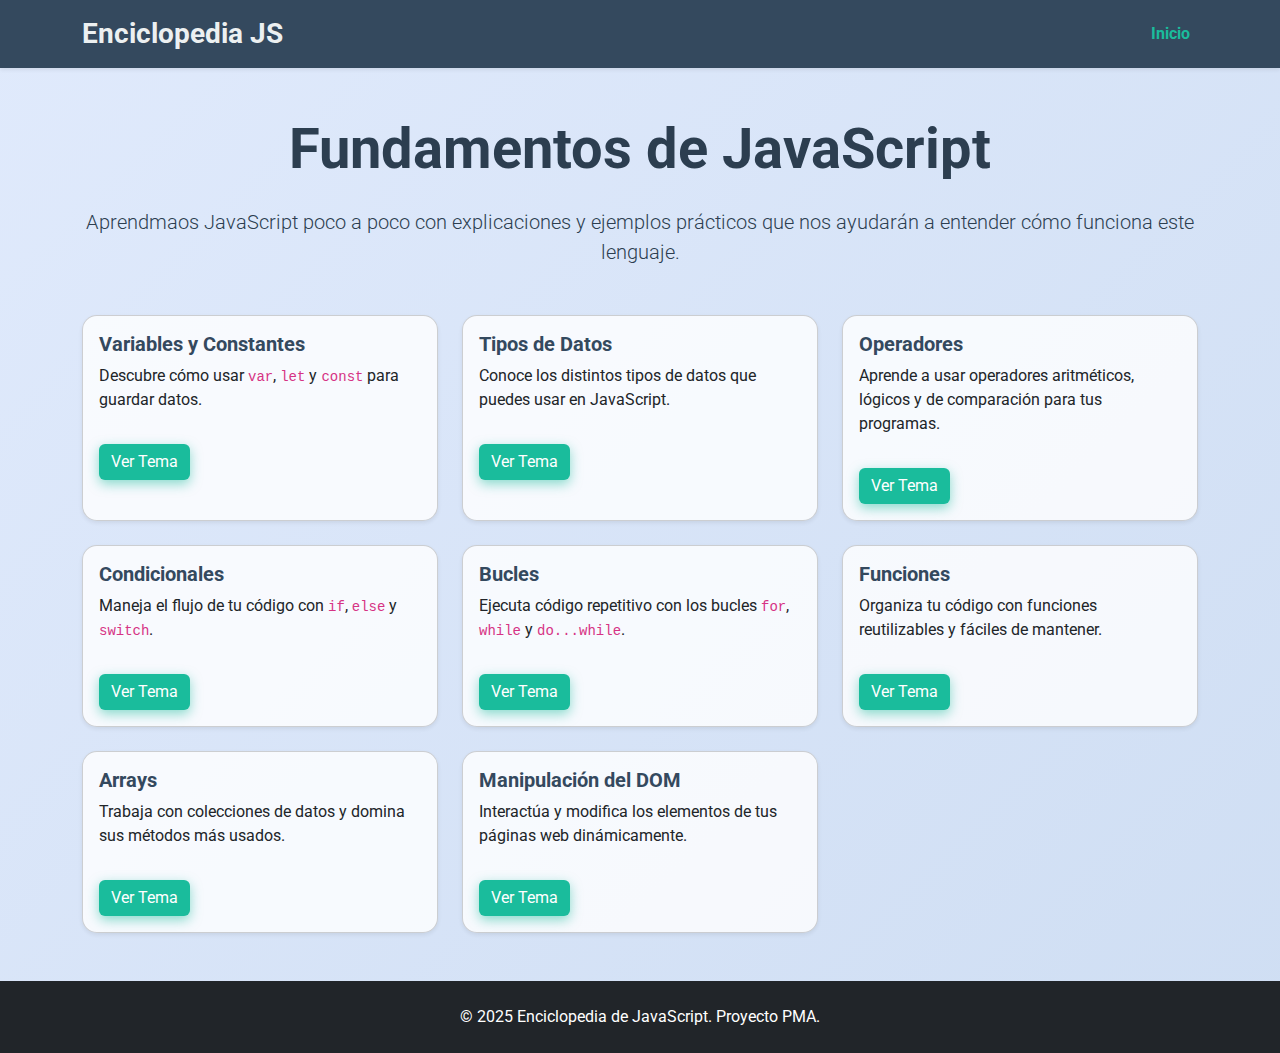
<file: index.html>
<!DOCTYPE html>
<html lang="es">
<head>
  <meta charset="UTF-8" />
  <meta name="viewport" content="width=device-width, initial-scale=1" />
  <title>Enciclopedia de JavaScript</title>
  <link
    href="https://cdn.jsdelivr.net/npm/bootstrap@5.3.3/dist/css/bootstrap.min.css"
    rel="stylesheet"
    crossorigin="anonymous"
  />
  <link rel="stylesheet" href="css/style-index.css" />
</head>
<body>
  <header class="navbar navbar-expand-lg navbar-dark shadow-sm">
    <div class="container">
      <a class="navbar-brand fs-3 fw-bold" href="index.html">Enciclopedia JS</a>
      <button
        class="navbar-toggler"
        type="button"
        data-bs-toggle="collapse"
        data-bs-target="#navbarNav"
        aria-controls="navbarNav"
        aria-expanded="false"
        aria-label="Alternar navegación"
      >
        <span class="navbar-toggler-icon"></span>
      </button>
      <div class="collapse navbar-collapse justify-content-end" id="navbarNav">
        <ul class="navbar-nav">
          <li class="nav-item">
            <a class="nav-link active" href="index.html">Inicio</a>
          </li>
        </ul>
      </div>
    </div>
  </header>

  <main class="container my-5">
    <h1 class="text-center mb-4 display-4 fw-bold">Fundamentos de JavaScript</h1>
    <p class="lead text-center mb-5">
      Aprendmaos JavaScript poco a poco con explicaciones y ejemplos prácticos que nos ayudarán a entender cómo funciona este lenguaje.
    </p>

    <div class="row row-cols-1 row-cols-md-2 row-cols-lg-3 g-4">
      <article class="col">
        <div class="card h-100 shadow-sm">
          <div class="card-body">
            <h2 class="card-title h5 fw-bold">Variables y Constantes</h2>
            <p>Descubre cómo usar <code>var</code>, <code>let</code> y <code>const</code> para guardar datos.</p>
            <a href="temas/variables.html" class="btn btn-primary mt-3">Ver Tema</a>
          </div>
        </div>
      </article>

      <article class="col">
        <div class="card h-100 shadow-sm">
          <div class="card-body">
            <h2 class="card-title h5 fw-bold">Tipos de Datos</h2>
            <p>Conoce los distintos tipos de datos que puedes usar en JavaScript.</p>
            <a href="temas/tipos-de-datos.html" class="btn btn-primary mt-3">Ver Tema</a>
          </div>
        </div>
      </article>

      <article class="col">
        <div class="card h-100 shadow-sm">
          <div class="card-body">
            <h2 class="card-title h5 fw-bold">Operadores</h2>
            <p>Aprende a usar operadores aritméticos, lógicos y de comparación para tus programas.</p>
            <a href="temas/operadores.html" class="btn btn-primary mt-3">Ver Tema</a>
          </div>
        </div>
      </article>

      <article class="col">
        <div class="card h-100 shadow-sm">
          <div class="card-body">
            <h2 class="card-title h5 fw-bold">Condicionales</h2>
            <p>Maneja el flujo de tu código con <code>if</code>, <code>else</code> y <code>switch</code>.</p>
            <a href="temas/condicionales.html" class="btn btn-primary mt-3">Ver Tema</a>
          </div>
        </div>
      </article>

      <article class="col">
        <div class="card h-100 shadow-sm">
          <div class="card-body">
            <h2 class="card-title h5 fw-bold">Bucles</h2>
            <p>Ejecuta código repetitivo con los bucles <code>for</code>, <code>while</code> y <code>do...while</code>.</p>
            <a href="temas/bucles.html" class="btn btn-primary mt-3">Ver Tema</a>
          </div>
        </div>
      </article>

      <article class="col">
        <div class="card h-100 shadow-sm">
          <div class="card-body">
            <h2 class="card-title h5 fw-bold">Funciones</h2>
            <p>Organiza tu código con funciones reutilizables y fáciles de mantener.</p>
            <a href="temas/funciones.html" class="btn btn-primary mt-3">Ver Tema</a>
          </div>
        </div>
      </article>

      <article class="col">
        <div class="card h-100 shadow-sm">
          <div class="card-body">
            <h2 class="card-title h5 fw-bold">Arrays</h2>
            <p>Trabaja con colecciones de datos y domina sus métodos más usados.</p>
            <a href="temas/arrays.html" class="btn btn-primary mt-3">Ver Tema</a>
          </div>
        </div>
      </article>

      <article class="col">
        <div class="card h-100 shadow-sm">
          <div class="card-body">
            <h2 class="card-title h5 fw-bold">Manipulación del DOM</h2>
            <p>Interactúa y modifica los elementos de tus páginas web dinámicamente.</p>
            <a href="temas/dom.html" class="btn btn-primary mt-3">Ver Tema</a>
          </div>
        </div>
      </article>
    </div>
  </main>

  <footer class="bg-dark text-white text-center py-4 mt-5">
    <p class="mb-0">&copy; 2025 Enciclopedia de JavaScript. Proyecto PMA.</p>
  </footer>

  <script
    src="https://cdn.jsdelivr.net/npm/bootstrap@5.3.3/dist/js/bootstrap.bundle.min.js"
    crossorigin="anonymous"
  ></script>
</body>
</html>
</file>
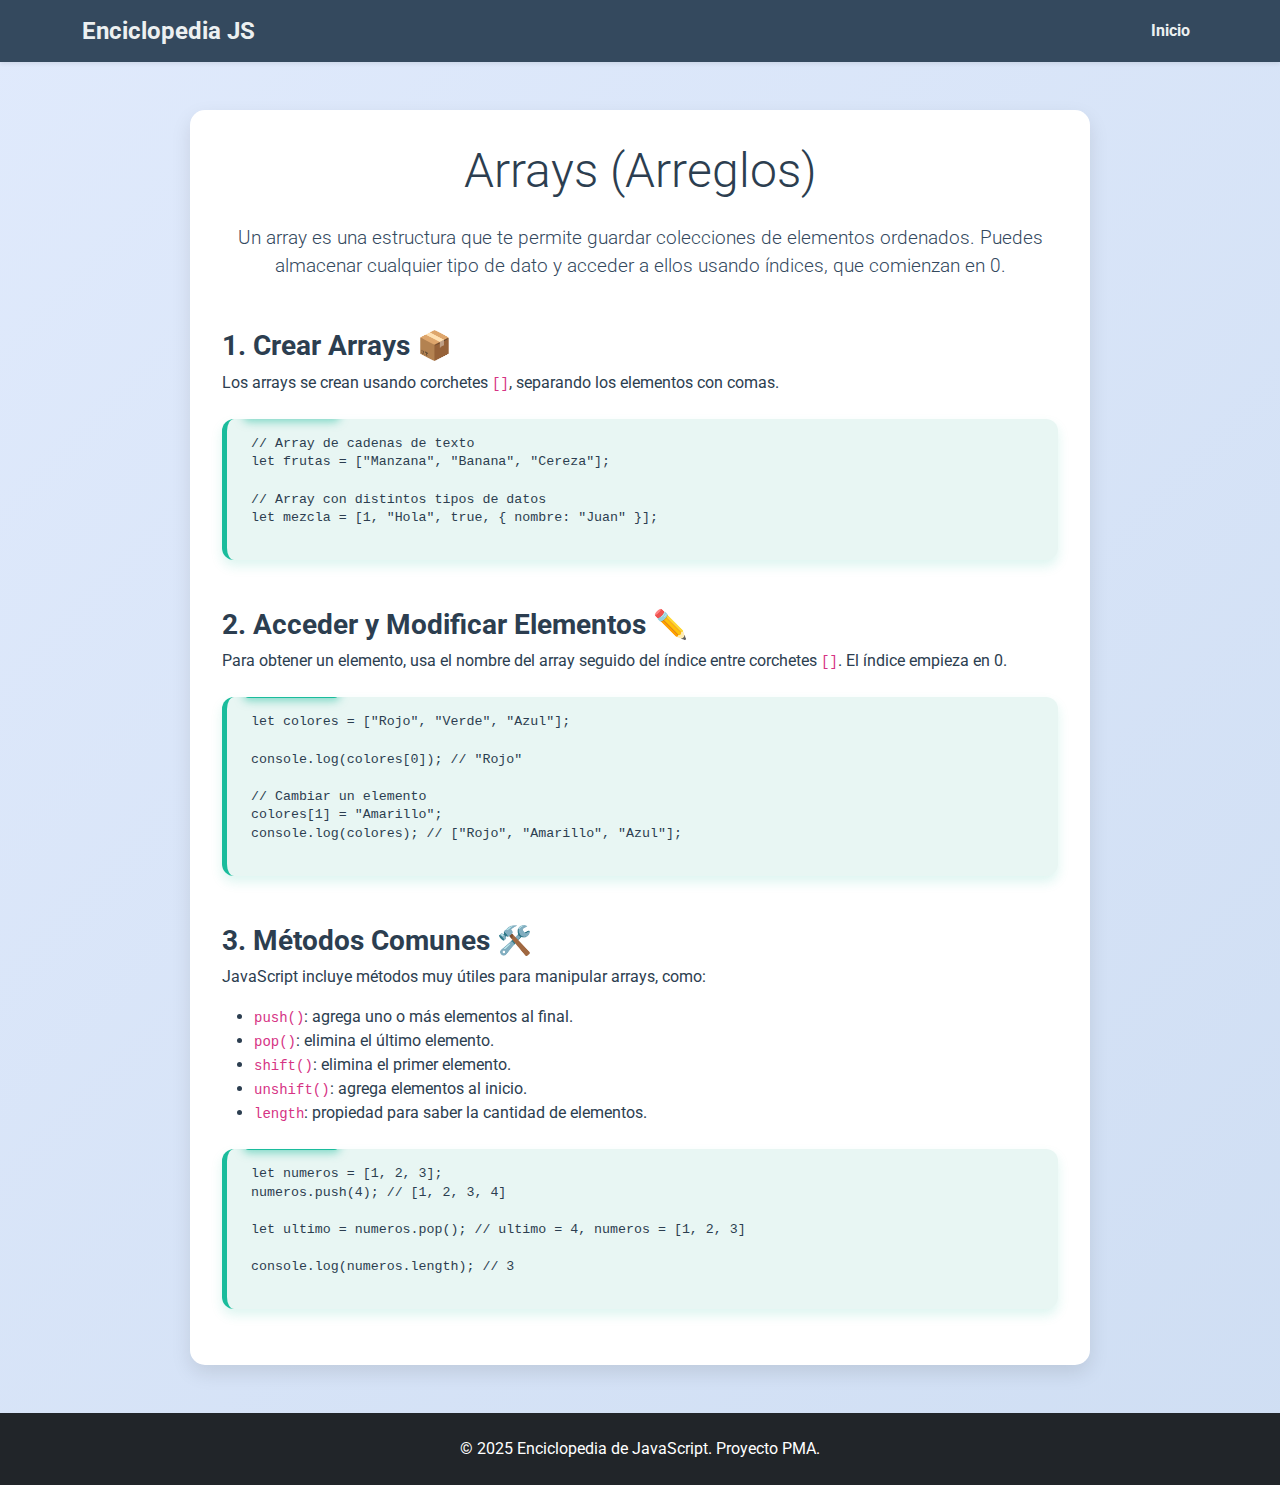
<file: temas/arrays.html>
<!DOCTYPE html>
<html lang="es">
<head>
  <meta charset="UTF-8" />
  <meta name="viewport" content="width=device-width, initial-scale=1" />
  <title>Arrays - Enciclopedia de JavaScript</title>
  <link
    href="https://cdn.jsdelivr.net/npm/bootstrap@5.3.3/dist/css/bootstrap.min.css"
    rel="stylesheet"
    crossorigin="anonymous"
  />
  <style>
    @import url('https://fonts.googleapis.com/css2?family=Roboto:wght@400;700&display=swap');

    body {
      font-family: 'Roboto', sans-serif;
      background: linear-gradient(135deg, #e0eafc 0%, #cfdef3 100%);
      color: #2c3e50;
      margin: 0;
      transition: background-color 0.4s ease;
    }

    .navbar {
      background-color: #34495e !important;
      box-shadow: 0 3px 10px rgba(0, 0, 0, 0.2);
    }

    .navbar-brand,
    .nav-link {
      color: #ecf0f1 !important;
      font-weight: 700;
      transition: color 0.3s ease;
    }

    .nav-link:hover {
      color: #1abc9c !important;
    }

    footer {
      background-color: #34495e;
      color: #ecf0f1;
      transition: background-color 0.3s ease;
    }

    main {
      background-color: #fff;
      padding: 2rem;
      border-radius: 15px;
      box-shadow: 0 8px 20px rgba(0,0,0,0.1);
      max-width: 900px;
      margin: 3rem auto;
    }

    h1, h2 {
      color: #2c3e50;
      font-weight: 700;
    }

    .lead {
      font-size: 1.2rem;
      margin-bottom: 3rem;
      text-align: center;
      color: #34495e;
    }

    /* Estilos para ejemplos con scroll y efectos */
    .example-box {
      background-color: #e8f6f3;
      border-left: 5px solid #1abc9c;
      padding: 1rem 1.5rem;
      margin: 1.5rem 0;
      border-radius: 12px;
      box-shadow: 0 6px 12px rgba(26, 188, 156, 0.15);
      font-family: 'Source Code Pro', monospace;
      font-size: 0.95rem;
      line-height: 1.4;
      overflow-x: auto;
      white-space: nowrap; /* scroll horizontal */
      transition: transform 0.3s ease, box-shadow 0.3s ease;
      cursor: text;
      position: relative;
    }

    .example-box:hover {
      transform: scale(1.03);
      box-shadow: 0 12px 24px rgba(26, 188, 156, 0.35);
    }

    .example-box::-webkit-scrollbar {
      height: 8px;
    }

    .example-box::-webkit-scrollbar-track {
      background: #d0e9e6;
      border-radius: 10px;
    }

    .example-box::-webkit-scrollbar-thumb {
      background-color: #1abc9c;
      border-radius: 10px;
    }

    .example-box::before {
      content: "💡 Ejemplo";
      position: absolute;
      top: -1.4rem;
      left: 1rem;
      background-color: #1abc9c;
      color: white;
      padding: 0.15rem 0.6rem;
      font-weight: 700;
      border-radius: 6px;
      font-size: 0.8rem;
      box-shadow: 0 3px 8px rgba(26, 188, 156, 0.5);
      user-select: none;
      pointer-events: none;
    }

    pre code {
      background: transparent;
      padding: 0;
      border-radius: 0;
      display: inline-block;
      font-family: inherit;
      font-size: inherit;
      line-height: inherit;
      color: #2c3e50;
    }
  </style>
</head>
<body>
  <header class="navbar navbar-expand-lg navbar-dark shadow-sm">
    <div class="container">
      <a class="navbar-brand fs-4 fw-bold" href="../index.html">Enciclopedia JS</a>
      <button
        class="navbar-toggler"
        type="button"
        data-bs-toggle="collapse"
        data-bs-target="#navbarNav"
        aria-controls="navbarNav"
        aria-expanded="false"
        aria-label="Alternar navegación"
      >
        <span class="navbar-toggler-icon"></span>
      </button>
      <div class="collapse navbar-collapse justify-content-end" id="navbarNav">
        <ul class="navbar-nav">
          <li class="nav-item">
            <a class="nav-link" href="../index.html">Inicio</a>
          </li>
        </ul>
      </div>
    </div>
  </header>

  <main>
    <h1 class="display-5 text-center mb-4">Arrays (Arreglos)</h1>
    <p class="lead">
      Un array es una estructura que te permite guardar colecciones de elementos ordenados. Puedes almacenar cualquier tipo de dato y acceder a ellos usando índices, que comienzan en 0.
    </p>

    <section class="mt-5">
      <h2 class="h3 fw-bold">1. Crear Arrays 📦</h2>
      <p>Los arrays se crean usando corchetes <code>[]</code>, separando los elementos con comas.</p>

      <div class="example-box">
        <pre><code>// Array de cadenas de texto
let frutas = ["Manzana", "Banana", "Cereza"];

// Array con distintos tipos de datos
let mezcla = [1, "Hola", true, { nombre: "Juan" }];</code></pre>
      </div>
    </section>

    <section class="mt-5">
      <h2 class="h3 fw-bold">2. Acceder y Modificar Elementos ✏️</h2>
      <p>Para obtener un elemento, usa el nombre del array seguido del índice entre corchetes <code>[]</code>. El índice empieza en 0.</p>

      <div class="example-box">
        <pre><code>let colores = ["Rojo", "Verde", "Azul"];

console.log(colores[0]); // "Rojo"

// Cambiar un elemento
colores[1] = "Amarillo";
console.log(colores); // ["Rojo", "Amarillo", "Azul"];</code></pre>
      </div>
    </section>

    <section class="mt-5">
      <h2 class="h3 fw-bold">3. Métodos Comunes 🛠️</h2>
      <p>JavaScript incluye métodos muy útiles para manipular arrays, como:</p>
      <ul>
        <li><code>push()</code>: agrega uno o más elementos al final.</li>
        <li><code>pop()</code>: elimina el último elemento.</li>
        <li><code>shift()</code>: elimina el primer elemento.</li>
        <li><code>unshift()</code>: agrega elementos al inicio.</li>
        <li><code>length</code>: propiedad para saber la cantidad de elementos.</li>
      </ul>

      <div class="example-box">
        <pre><code>let numeros = [1, 2, 3];
numeros.push(4); // [1, 2, 3, 4]

let ultimo = numeros.pop(); // ultimo = 4, numeros = [1, 2, 3]

console.log(numeros.length); // 3</code></pre>
      </div>
    </section>
  </main>

  <footer class="bg-dark text-white text-center py-4 mt-5">
    <p class="mb-0">&copy; 2025 Enciclopedia de JavaScript. Proyecto PMA.</p>
  </footer>

  <script
    src="https://cdn.jsdelivr.net/npm/bootstrap@5.3.3/dist/js/bootstrap.bundle.min.js"
    crossorigin="anonymous"
  ></script>
</body>
</html>
</file>
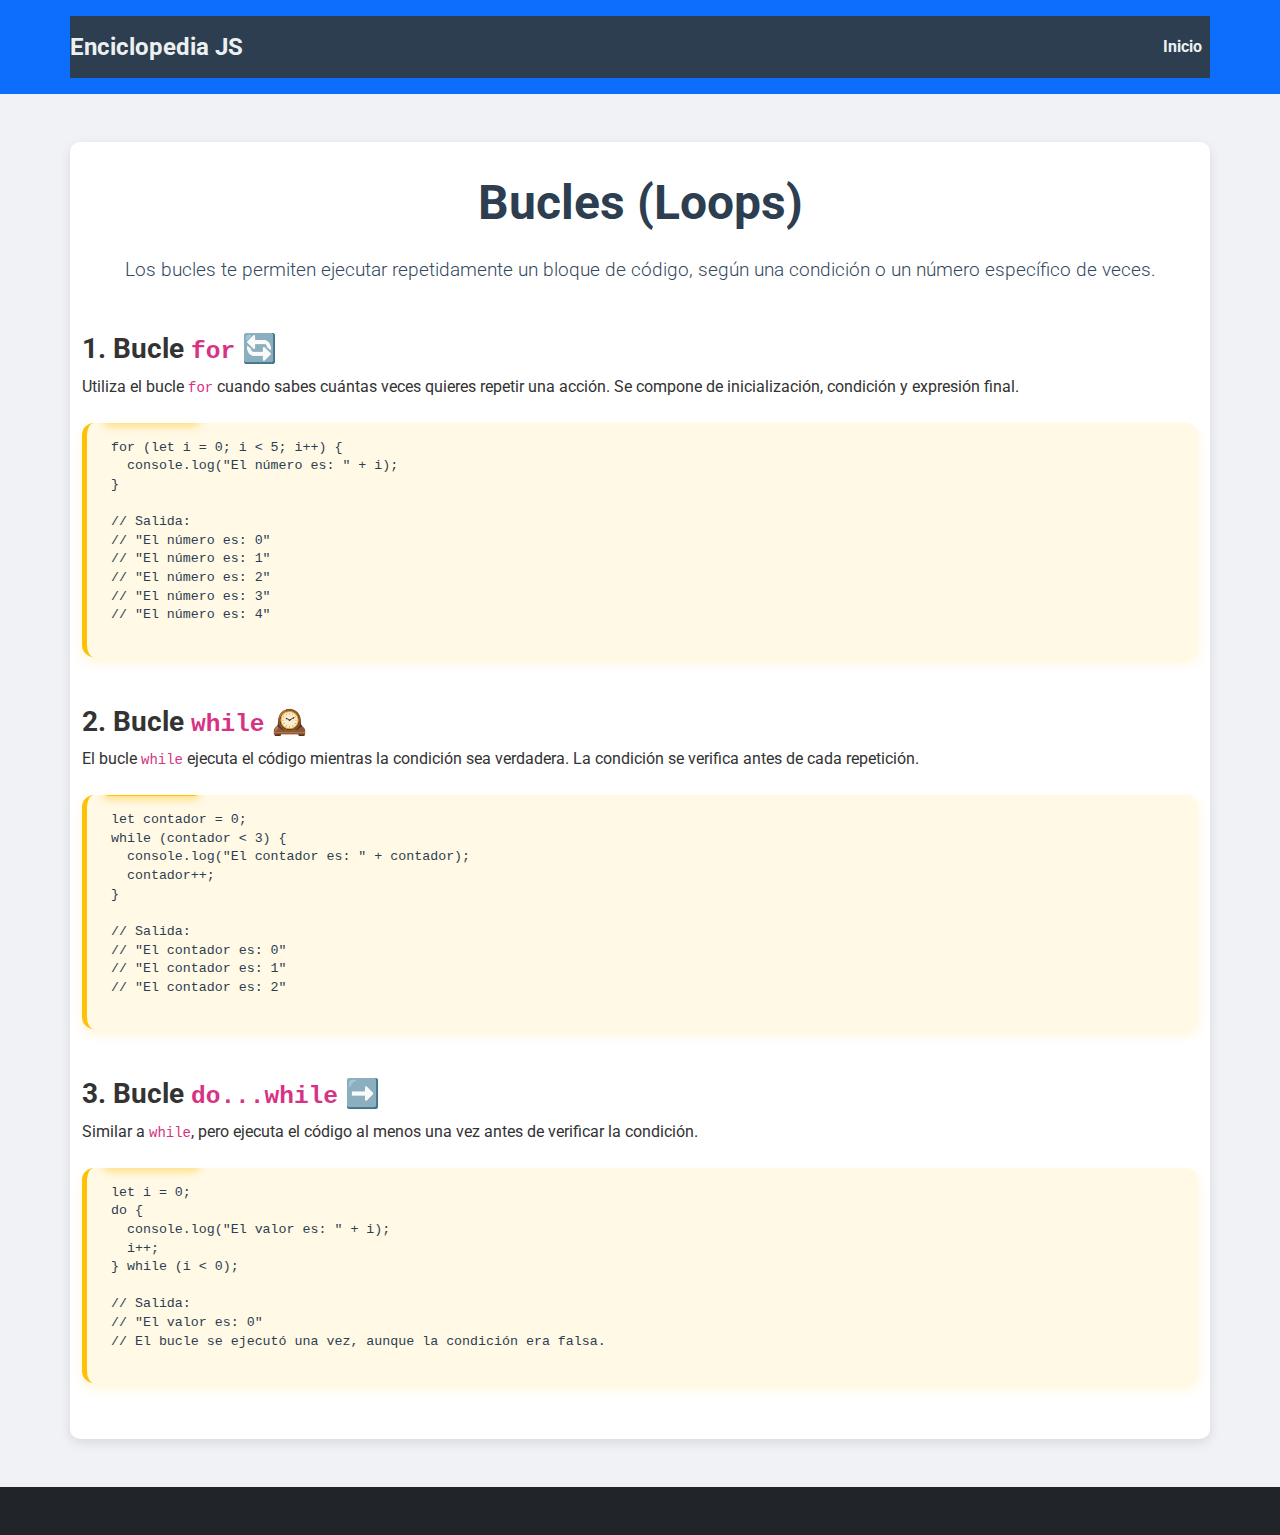
<file: temas/bucles.html>
<!DOCTYPE html>
<html lang="es">
<head>
  <meta charset="UTF-8" />
  <meta name="viewport" content="width=device-width, initial-scale=1" />
  <title>Bucles - Enciclopedia de JavaScript</title>
  <link
    href="https://cdn.jsdelivr.net/npm/bootstrap@5.3.3/dist/css/bootstrap.min.css"
    rel="stylesheet"
    crossorigin="anonymous"
  />
  <link rel="stylesheet" href="../css/style-bucles.css" />
</head>
<body>
  <header class="bg-primary py-3">
    <nav class="navbar navbar-expand-lg navbar-dark bg-primary container">
      <a class="navbar-brand fs-4 fw-bold" href="../index.html">Enciclopedia JS</a>
      <button
        class="navbar-toggler"
        type="button"
        data-bs-toggle="collapse"
        data-bs-target="#navbarNav"
        aria-controls="navbarNav"
        aria-expanded="false"
        aria-label="Toggle navigation"
      >
        <span class="navbar-toggler-icon"></span>
      </button>
      <div class="collapse navbar-collapse" id="navbarNav">
        <ul class="navbar-nav ms-auto">
          <li class="nav-item">
            <a class="nav-link" href="../index.html">Inicio</a>
          </li>
        </ul>
      </div>
    </nav>
  </header>

  <main class="container my-5">
    <h1 class="text-center mb-4 display-5 fw-bold">Bucles (Loops)</h1>
    <p class="lead text-center">
      Los bucles te permiten ejecutar repetidamente un bloque de código, según una condición o un número específico de veces.
    </p>

    <section class="mt-5">
      <h2 class="h3 fw-bold">1. Bucle <code>for</code> 🔄</h2>
      <p>
        Utiliza el bucle <code>for</code> cuando sabes cuántas veces quieres repetir una acción. Se compone de inicialización, condición y expresión final.
      </p>

      <div class="example-box">
        <pre><code>for (let i = 0; i &lt; 5; i++) {
  console.log("El número es: " + i);
}

// Salida:
// "El número es: 0"
// "El número es: 1"
// "El número es: 2"
// "El número es: 3"
// "El número es: 4"</code></pre>
      </div>
    </section>

    <section class="mt-5">
      <h2 class="h3 fw-bold">2. Bucle <code>while</code> 🕰️</h2>
      <p>
        El bucle <code>while</code> ejecuta el código mientras la condición sea verdadera. La condición se verifica antes de cada repetición.
      </p>

      <div class="example-box">
        <pre><code>let contador = 0;
while (contador &lt; 3) {
  console.log("El contador es: " + contador);
  contador++;
}

// Salida:
// "El contador es: 0"
// "El contador es: 1"
// "El contador es: 2"</code></pre>
      </div>
    </section>

    <section class="mt-5">
      <h2 class="h3 fw-bold">3. Bucle <code>do...while</code> ➡️</h2>
      <p>
        Similar a <code>while</code>, pero ejecuta el código al menos una vez antes de verificar la condición.
      </p>

      <div class="example-box">
        <pre><code>let i = 0;
do {
  console.log("El valor es: " + i);
  i++;
} while (i &lt; 0);

// Salida:
// "El valor es: 0"
// El bucle se ejecutó una vez, aunque la condición era falsa.</code></pre>
      </div>
    </section>
  </main>

  <footer class="bg-dark text-white text-center py-4 mt-5"></footer>

  <script
    src="https://cdn.jsdelivr.net/npm/bootstrap@5.3.3/dist/js/bootstrap.bundle.min.js"
    crossorigin="anonymous"
  ></script>
</body>
</html>
</file>
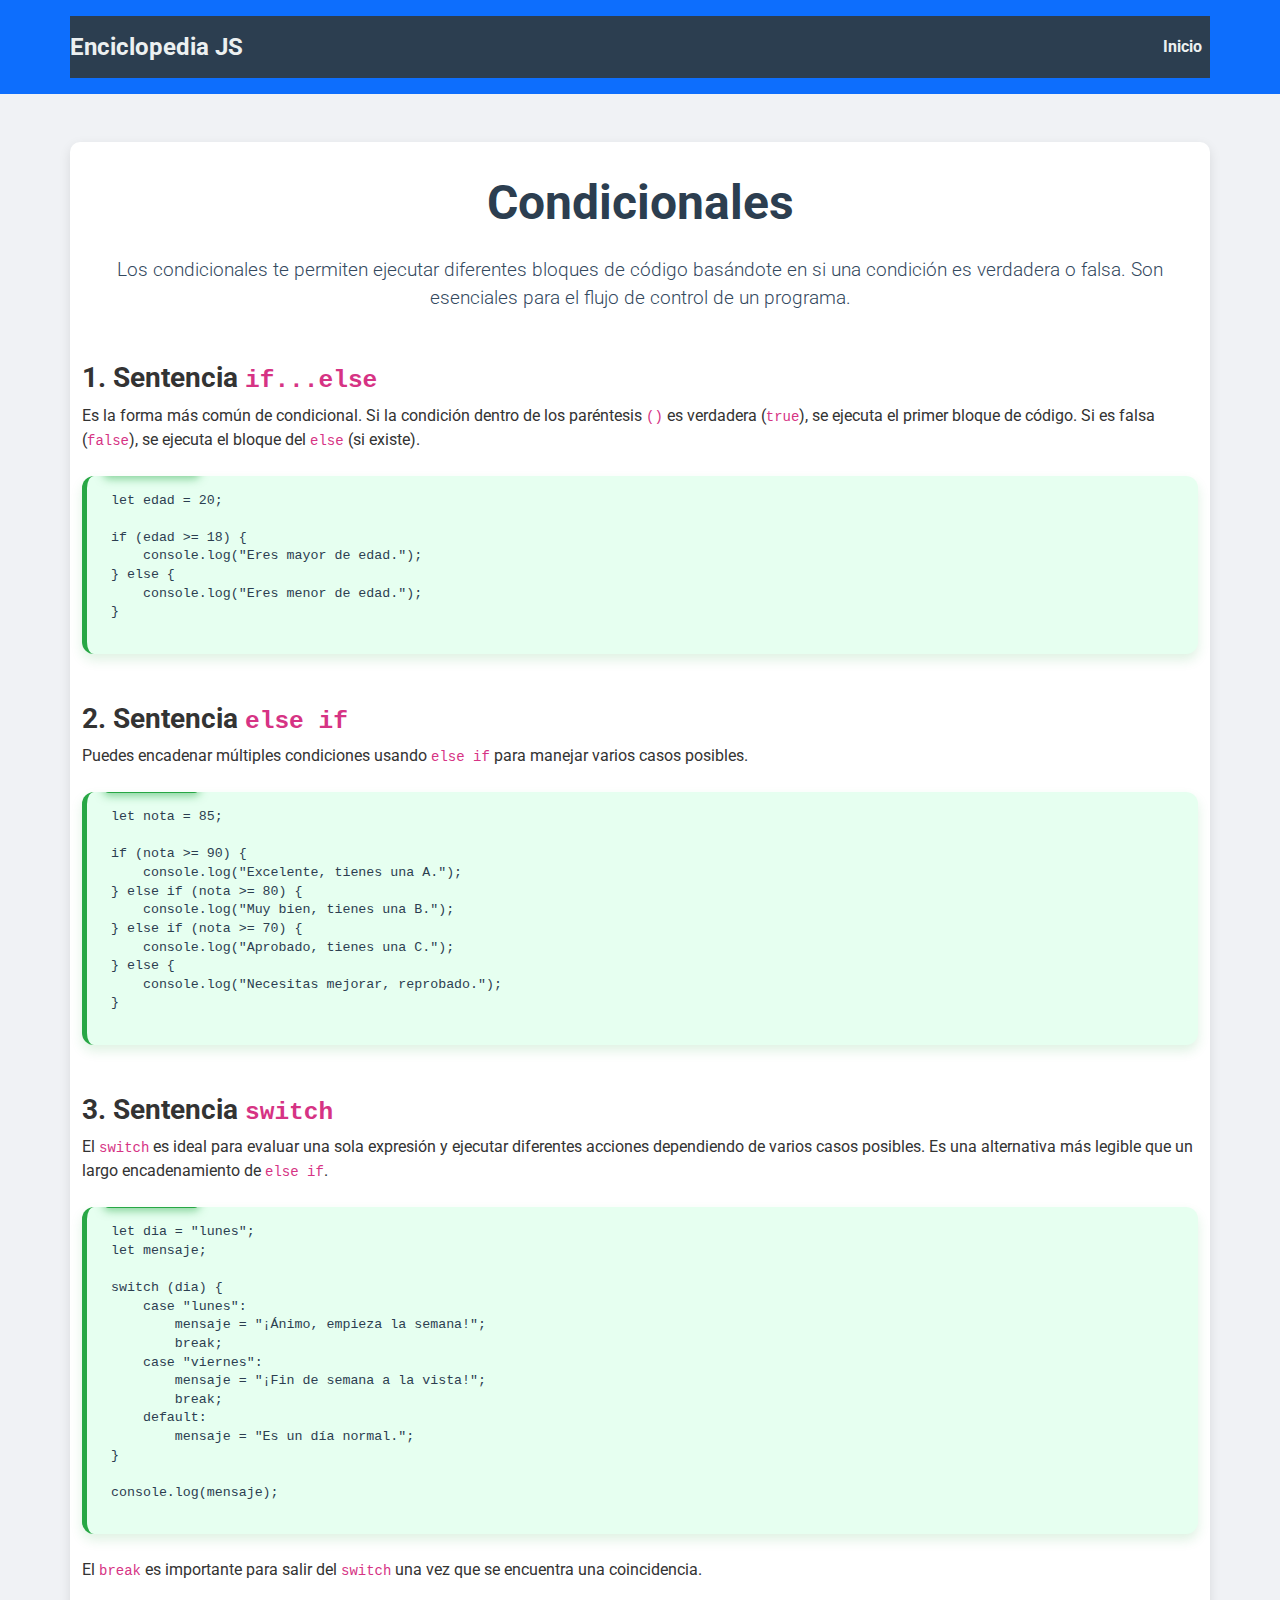
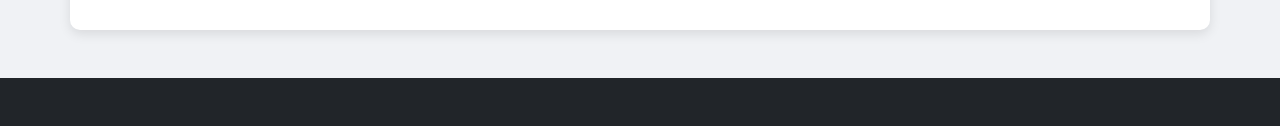
<file: temas/condicionales.html>
<!DOCTYPE html>
<html lang="es">
<head>
    <meta charset="UTF-8" />
    <meta name="viewport" content="width=device-width, initial-scale=1" />
    <title>Condicionales - Enciclopedia de JavaScript</title>
    <link href="https://cdn.jsdelivr.net/npm/bootstrap@5.3.3/dist/css/bootstrap.min.css" rel="stylesheet" crossorigin="anonymous" />
    <link rel="stylesheet" href="../css/style-condicionales.css" />
</head>
<body>

    <header class="bg-primary py-3">
        <nav class="navbar navbar-expand-lg navbar-dark bg-primary container">
            <a class="navbar-brand fs-4 fw-bold" href="../index.html">Enciclopedia JS</a>
            <button class="navbar-toggler" type="button" data-bs-toggle="collapse" data-bs-target="#navbarNav" aria-controls="navbarNav" aria-expanded="false" aria-label="Toggle navigation">
                <span class="navbar-toggler-icon"></span>
            </button>
            <div class="collapse navbar-collapse" id="navbarNav">
                <ul class="navbar-nav ms-auto">
                    <li class="nav-item">
                        <a class="nav-link" href="../index.html">Inicio</a>
                    </li>
                </ul>
            </div>
        </nav>
    </header>

    <main class="container my-5">
        <h1 class="text-center mb-4 display-5 fw-bold">Condicionales</h1>
        
        <p class="lead text-center">Los condicionales te permiten ejecutar diferentes bloques de código basándote en si una condición es verdadera o falsa. Son esenciales para el flujo de control de un programa.</p>

        <section class="mt-5">
            <h2 class="h3 fw-bold">1. Sentencia <code>if...else</code></h2>
            <p>Es la forma más común de condicional. Si la condición dentro de los paréntesis <code>()</code> es verdadera (<code>true</code>), se ejecuta el primer bloque de código. Si es falsa (<code>false</code>), se ejecuta el bloque del <code>else</code> (si existe).</p>
            <div class="example-box">
                <pre><code>let edad = 20;

if (edad >= 18) {
    console.log("Eres mayor de edad.");
} else {
    console.log("Eres menor de edad.");
}</code></pre>
            </div>
        </section>

        <section class="mt-5">
            <h2 class="h3 fw-bold">2. Sentencia <code>else if</code></h2>
            <p>Puedes encadenar múltiples condiciones usando <code>else if</code> para manejar varios casos posibles.</p>
            <div class="example-box">
                <pre><code>let nota = 85;

if (nota >= 90) {
    console.log("Excelente, tienes una A.");
} else if (nota >= 80) {
    console.log("Muy bien, tienes una B.");
} else if (nota >= 70) {
    console.log("Aprobado, tienes una C.");
} else {
    console.log("Necesitas mejorar, reprobado.");
}</code></pre>
            </div>
        </section>
        
        <section class="mt-5">
            <h2 class="h3 fw-bold">3. Sentencia <code>switch</code></h2>
            <p>El <code>switch</code> es ideal para evaluar una sola expresión y ejecutar diferentes acciones dependiendo de varios casos posibles. Es una alternativa más legible que un largo encadenamiento de <code>else if</code>.</p>
            <div class="example-box">
                <pre><code>let dia = "lunes";
let mensaje;

switch (dia) {
    case "lunes":
        mensaje = "¡Ánimo, empieza la semana!";
        break;
    case "viernes":
        mensaje = "¡Fin de semana a la vista!";
        break;
    default:
        mensaje = "Es un día normal.";
}

console.log(mensaje);</code></pre>
            </div>
            <p>El <code>break</code> es importante para salir del <code>switch</code> una vez que se encuentra una coincidencia.</p>
        </section>

    </main>

    <footer class="bg-dark text-white text-center py-4 mt-5"></footer>

    <script src="https://cdn.jsdelivr.net/npm/bootstrap@5.3.3/dist/js/bootstrap.bundle.min.js" crossorigin="anonymous"></script>

</body>
</html>
</file>
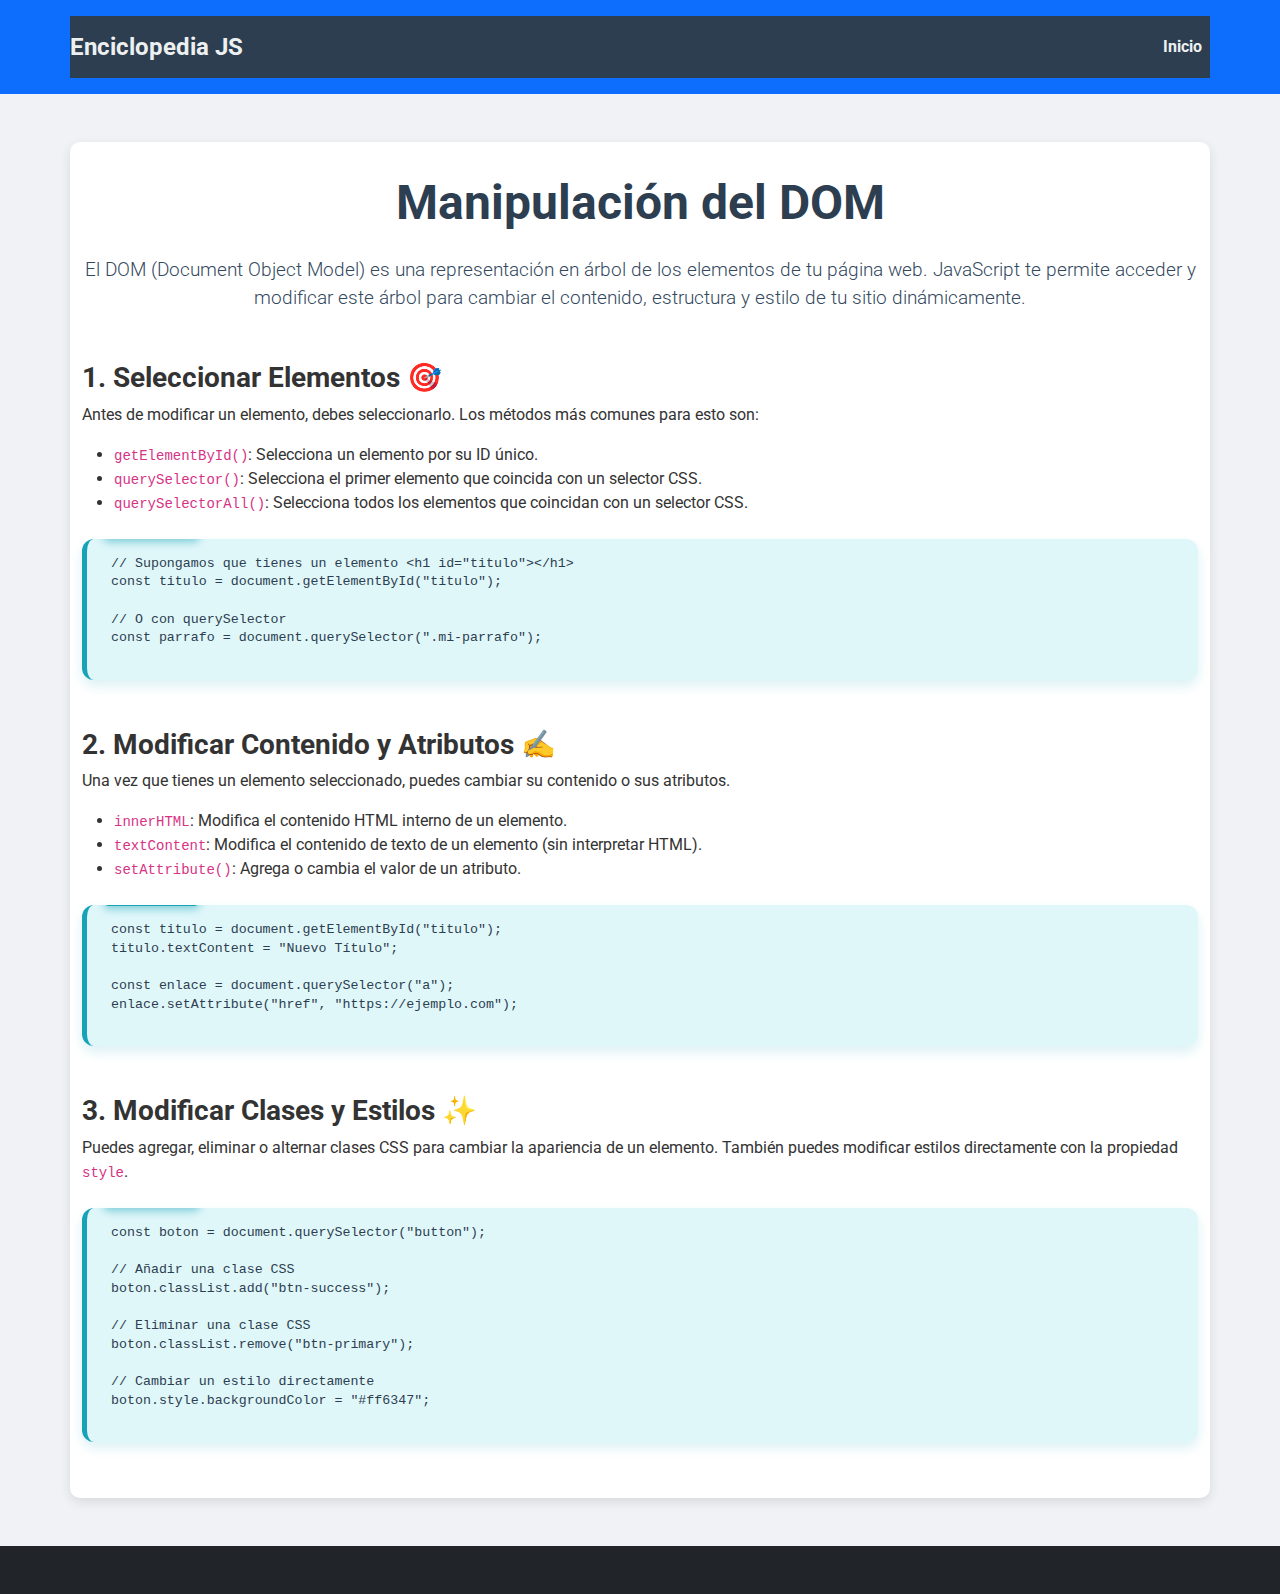
<file: temas/dom.html>
<!DOCTYPE html>
<html lang="es">
<head>
    <meta charset="UTF-8" />
    <meta name="viewport" content="width=device-width, initial-scale=1" />
    <title>Manipulación del DOM - Enciclopedia de JavaScript</title>
    <link href="https://cdn.jsdelivr.net/npm/bootstrap@5.3.3/dist/css/bootstrap.min.css" rel="stylesheet" crossorigin="anonymous" />
    <link rel="stylesheet" href="../css/style-dom.css" />
</head>
<body>

    <header class="bg-primary py-3">
        <nav class="navbar navbar-expand-lg navbar-dark bg-primary container">
            <a class="navbar-brand fs-4 fw-bold" href="../index.html">Enciclopedia JS</a>
            <button class="navbar-toggler" type="button" data-bs-toggle="collapse" data-bs-target="#navbarNav" aria-controls="navbarNav" aria-expanded="false" aria-label="Toggle navigation">
                <span class="navbar-toggler-icon"></span>
            </button>
            <div class="collapse navbar-collapse" id="navbarNav">
                <ul class="navbar-nav ms-auto">
                    <li class="nav-item">
                        <a class="nav-link" href="../index.html">Inicio</a>
                    </li>
                </ul>
            </div>
        </nav>
    </header>

    <main class="container my-5">
        <h1 class="text-center mb-4 display-5 fw-bold">Manipulación del DOM</h1>
        
        <p class="lead text-center">El DOM (Document Object Model) es una representación en árbol de los elementos de tu página web. JavaScript te permite acceder y modificar este árbol para cambiar el contenido, estructura y estilo de tu sitio dinámicamente. </p>

        <section class="mt-5">
            <h2 class="h3 fw-bold">1. Seleccionar Elementos 🎯</h2>
            <p>Antes de modificar un elemento, debes seleccionarlo. Los métodos más comunes para esto son:</p>
            <ul>
                <li><code>getElementById()</code>: Selecciona un elemento por su ID único.</li>
                <li><code>querySelector()</code>: Selecciona el primer elemento que coincida con un selector CSS.</li>
                <li><code>querySelectorAll()</code>: Selecciona todos los elementos que coincidan con un selector CSS.</li>
            </ul>
            <div class="example-box">
                <pre><code>// Supongamos que tienes un elemento &lt;h1 id="titulo"&gt;&lt;/h1&gt;
const titulo = document.getElementById("titulo");

// O con querySelector
const parrafo = document.querySelector(".mi-parrafo");</code></pre>
            </div>
        </section>

        <section class="mt-5">
            <h2 class="h3 fw-bold">2. Modificar Contenido y Atributos ✍️</h2>
            <p>Una vez que tienes un elemento seleccionado, puedes cambiar su contenido o sus atributos.</p>
            <ul>
                <li><code>innerHTML</code>: Modifica el contenido HTML interno de un elemento.</li>
                <li><code>textContent</code>: Modifica el contenido de texto de un elemento (sin interpretar HTML).</li>
                <li><code>setAttribute()</code>: Agrega o cambia el valor de un atributo.</li>
            </ul>
            <div class="example-box">
                <pre><code>const titulo = document.getElementById("titulo");
titulo.textContent = "Nuevo Título";

const enlace = document.querySelector("a");
enlace.setAttribute("href", "https://ejemplo.com");</code></pre>
            </div>
        </section>
        
        <section class="mt-5">
            <h2 class="h3 fw-bold">3. Modificar Clases y Estilos ✨</h2>
            <p>Puedes agregar, eliminar o alternar clases CSS para cambiar la apariencia de un elemento. También puedes modificar estilos directamente con la propiedad <code>style</code>.</p>
            <div class="example-box">
                <pre><code>const boton = document.querySelector("button");

// Añadir una clase CSS
boton.classList.add("btn-success");

// Eliminar una clase CSS
boton.classList.remove("btn-primary");

// Cambiar un estilo directamente
boton.style.backgroundColor = "#ff6347";</code></pre>
            </div>
        </section>

    </main>

    <footer class="bg-dark text-white text-center py-4 mt-5"></footer>

    <script src="https://cdn.jsdelivr.net/npm/bootstrap@5.3.3/dist/js/bootstrap.bundle.min.js" crossorigin="anonymous"></script>

</body>
</html>
</file>
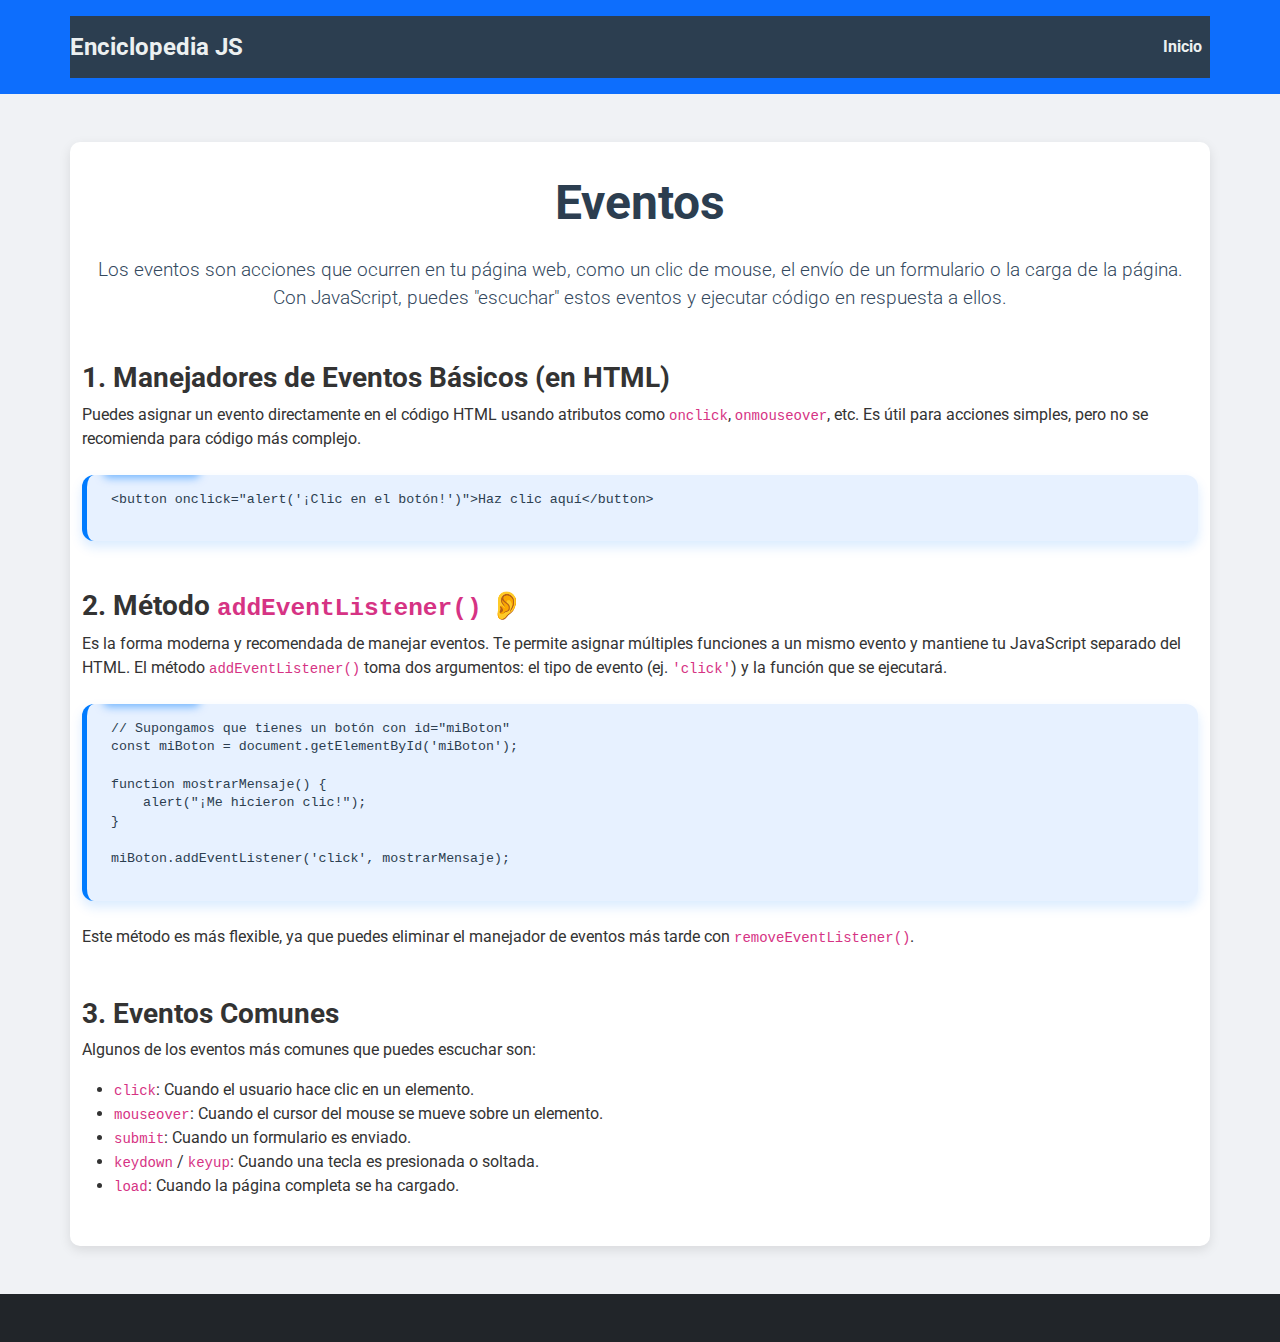
<file: temas/eventos.html>
<!DOCTYPE html>
<html lang="es">
<head>
    <meta charset="UTF-8" />
    <meta name="viewport" content="width=device-width, initial-scale=1" />
    <title>Eventos - Enciclopedia de JavaScript</title>
    <link href="https://cdn.jsdelivr.net/npm/bootstrap@5.3.3/dist/css/bootstrap.min.css" rel="stylesheet" crossorigin="anonymous" />
    <link rel="stylesheet" href="../css/style-eventos.css" />
</head>
<body>

    <header class="bg-primary py-3">
        <nav class="navbar navbar-expand-lg navbar-dark bg-primary container">
            <a class="navbar-brand fs-4 fw-bold" href="../index.html">Enciclopedia JS</a>
            <button class="navbar-toggler" type="button" data-bs-toggle="collapse" data-bs-target="#navbarNav" aria-controls="navbarNav" aria-expanded="false" aria-label="Toggle navigation">
                <span class="navbar-toggler-icon"></span>
            </button>
            <div class="collapse navbar-collapse" id="navbarNav">
                <ul class="navbar-nav ms-auto">
                    <li class="nav-item">
                        <a class="nav-link" href="../index.html">Inicio</a>
                    </li>
                </ul>
            </div>
        </nav>
    </header>

    <main class="container my-5">
        <h1 class="text-center mb-4 display-5 fw-bold">Eventos</h1>
        
        <p class="lead text-center">Los eventos son acciones que ocurren en tu página web, como un clic de mouse, el envío de un formulario o la carga de la página. Con JavaScript, puedes "escuchar" estos eventos y ejecutar código en respuesta a ellos.</p>

        <section class="mt-5">
            <h2 class="h3 fw-bold">1. Manejadores de Eventos Básicos (en HTML)</h2>
            <p>Puedes asignar un evento directamente en el código HTML usando atributos como <code>onclick</code>, <code>onmouseover</code>, etc. Es útil para acciones simples, pero no se recomienda para código más complejo.</p>
            <div class="example-box">
                <pre><code>&lt;button onclick="alert('¡Clic en el botón!')"&gt;Haz clic aquí&lt;/button&gt;</code></pre>
            </div>
        </section>

        <section class="mt-5">
            <h2 class="h3 fw-bold">2. Método <code>addEventListener()</code> 👂</h2>
            <p>Es la forma moderna y recomendada de manejar eventos. Te permite asignar múltiples funciones a un mismo evento y mantiene tu JavaScript separado del HTML. El método <code>addEventListener()</code> toma dos argumentos: el tipo de evento (ej. <code>'click'</code>) y la función que se ejecutará.</p>
            <div class="example-box">
                <pre><code>// Supongamos que tienes un botón con id="miBoton"
const miBoton = document.getElementById('miBoton');

function mostrarMensaje() {
    alert("¡Me hicieron clic!");
}

miBoton.addEventListener('click', mostrarMensaje);</code></pre>
            </div>
            <p>Este método es más flexible, ya que puedes eliminar el manejador de eventos más tarde con <code>removeEventListener()</code>.</p>
        </section>
        
        <section class="mt-5">
            <h2 class="h3 fw-bold">3. Eventos Comunes</h2>
            <p>Algunos de los eventos más comunes que puedes escuchar son:</p>
            <ul>
                <li><code>click</code>: Cuando el usuario hace clic en un elemento.</li>
                <li><code>mouseover</code>: Cuando el cursor del mouse se mueve sobre un elemento.</li>
                <li><code>submit</code>: Cuando un formulario es enviado.</li>
                <li><code>keydown</code> / <code>keyup</code>: Cuando una tecla es presionada o soltada.</li>
                <li><code>load</code>: Cuando la página completa se ha cargado.</li>
            </ul>
        </section>

    </main>

    <footer class="bg-dark text-white text-center py-4 mt-5"></footer>

    <script src="https://cdn.jsdelivr.net/npm/bootstrap@5.3.3/dist/js/bootstrap.bundle.min.js" crossorigin="anonymous"></script>

</body>
</html>
</file>
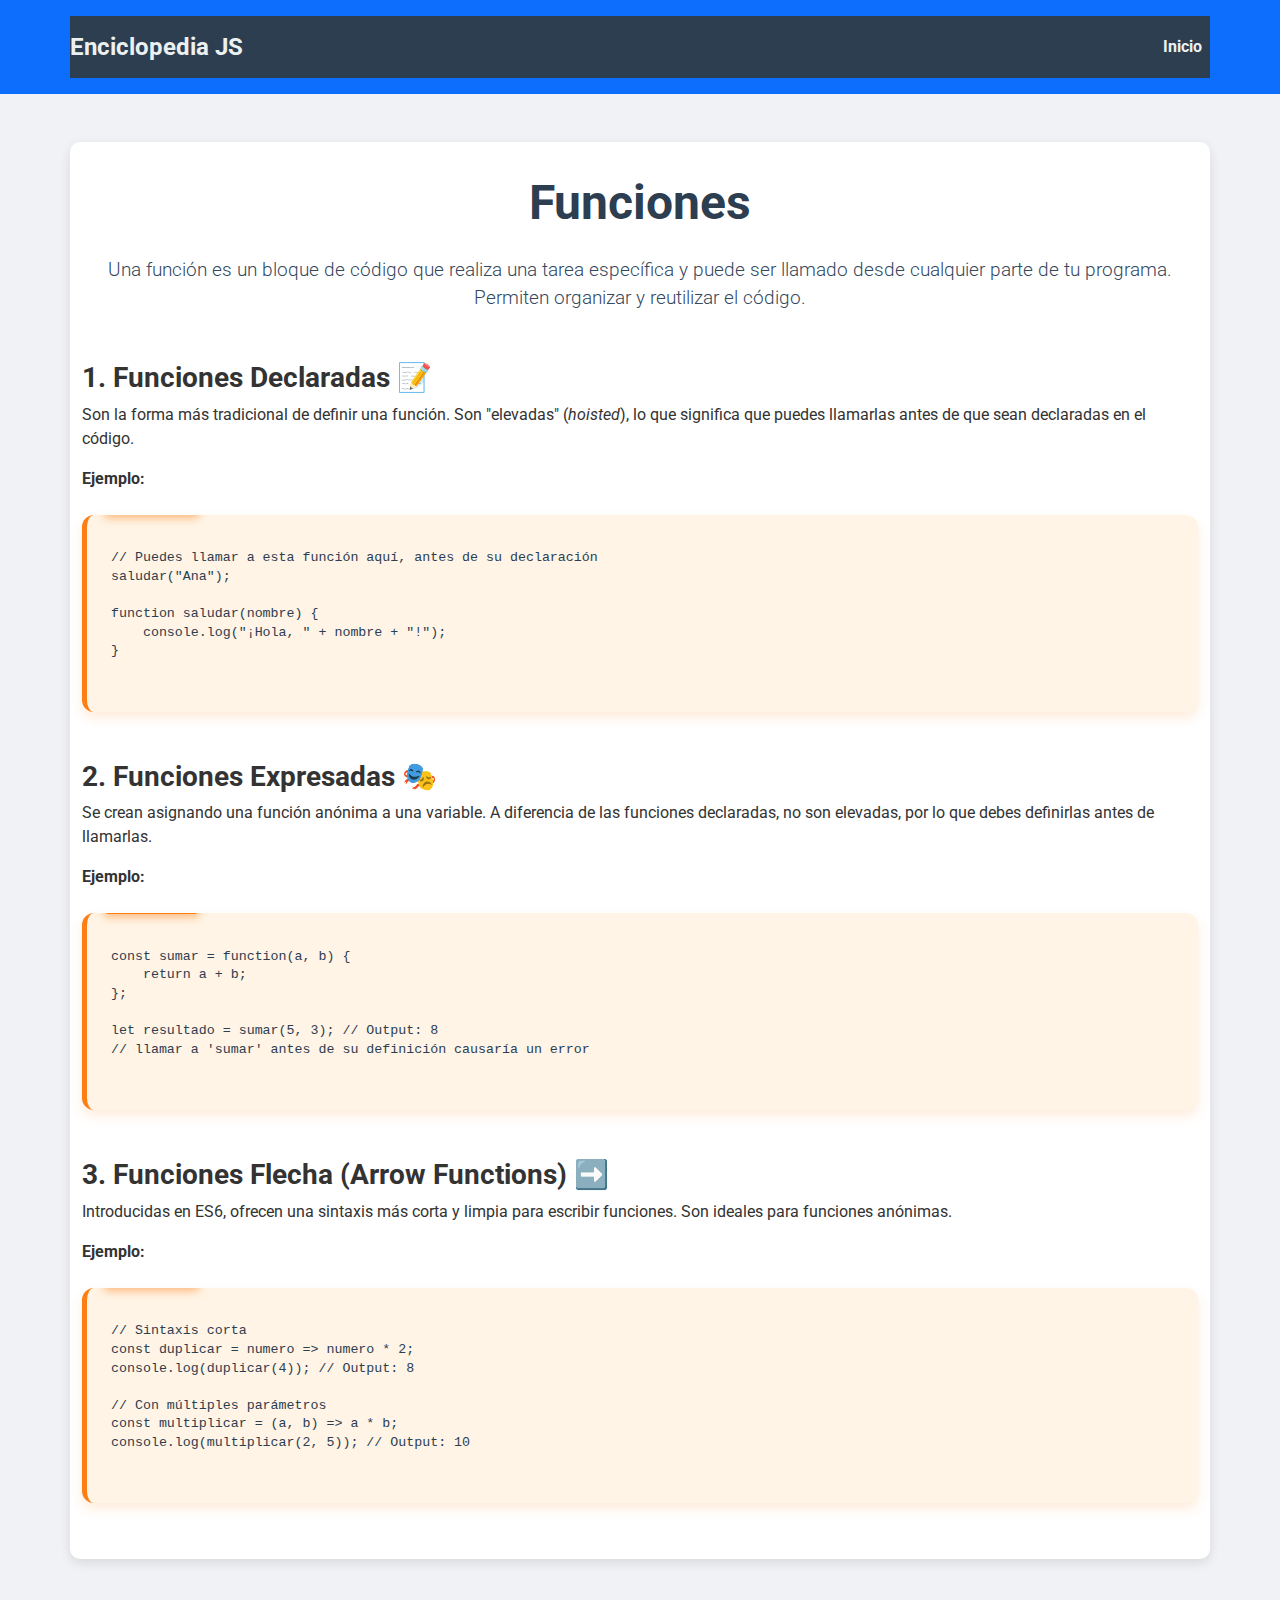
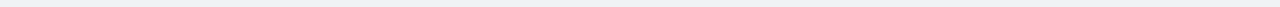
<file: temas/funciones.html>
<!DOCTYPE html>
<html lang="es">
<head>
    <meta charset="UTF-8" />
    <meta name="viewport" content="width=device-width, initial-scale=1" />
    <title>Funciones - Enciclopedia de JavaScript</title>
    <link href="https://cdn.jsdelivr.net/npm/bootstrap@5.3.3/dist/css/bootstrap.min.css" rel="stylesheet" crossorigin="anonymous" />
    <link rel="stylesheet" href="../css/style-funciones.css" />
</head>
<body>

    <header class="bg-primary py-3">
        <nav class="navbar navbar-expand-lg navbar-dark bg-primary container">
            <a class="navbar-brand fs-4 fw-bold" href="../index.html">Enciclopedia JS</a>
            <button class="navbar-toggler" type="button" data-bs-toggle="collapse" data-bs-target="#navbarNav" 
                aria-controls="navbarNav" aria-expanded="false" aria-label="Toggle navigation">
                <span class="navbar-toggler-icon"></span>
            </button>
            <div class="collapse navbar-collapse" id="navbarNav">
                <ul class="navbar-nav ms-auto">
                    <li class="nav-item"><a class="nav-link" href="../index.html">Inicio</a></li>
                </ul>
            </div>
        </nav>
    </header>

    <main class="container my-5">
        <h1 class="text-center mb-4 display-5 fw-bold">Funciones</h1>
        
        <p class="lead text-center">Una función es un bloque de código que realiza una tarea específica y puede ser llamado desde cualquier parte de tu programa. Permiten organizar y reutilizar el código.</p>

        <section class="mt-5">
            <h2 class="h3 fw-bold">1. Funciones Declaradas 📝</h2>
            <p>Son la forma más tradicional de definir una función. Son "elevadas" (<em>hoisted</em>), lo que significa que puedes llamarlas antes de que sean declaradas en el código.</p>
            <p><strong>Ejemplo:</strong></p>
            <div class="example-box">
                <pre><code>
// Puedes llamar a esta función aquí, antes de su declaración
saludar("Ana");

function saludar(nombre) {
    console.log("¡Hola, " + nombre + "!");
}
                </code></pre>
            </div>
        </section>

        <section class="mt-5">
            <h2 class="h3 fw-bold">2. Funciones Expresadas 🎭</h2>
            <p>Se crean asignando una función anónima a una variable. A diferencia de las funciones declaradas, no son elevadas, por lo que debes definirlas antes de llamarlas.</p>
            <p><strong>Ejemplo:</strong></p>
            <div class="example-box">
                <pre><code>
const sumar = function(a, b) {
    return a + b;
};

let resultado = sumar(5, 3); // Output: 8
// llamar a 'sumar' antes de su definición causaría un error
                </code></pre>
            </div>
        </section>
        
        <section class="mt-5">
            <h2 class="h3 fw-bold">3. Funciones Flecha (Arrow Functions) ➡️</h2>
            <p>Introducidas en ES6, ofrecen una sintaxis más corta y limpia para escribir funciones. Son ideales para funciones anónimas.</p>
            <p><strong>Ejemplo:</strong></p>
            <div class="example-box">
                <pre><code>
// Sintaxis corta
const duplicar = numero => numero * 2;
console.log(duplicar(4)); // Output: 8

// Con múltiples parámetros
const multiplicar = (a, b) => a * b;
console.log(multiplicar(2, 5)); // Output: 10
                </code></pre>
            </div>
        </section>

    </main>



    <script src="https://cdn.jsdelivr.net/npm/bootstrap@5.3.3/dist/js/bootstrap.bundle.min.js" crossorigin="anonymous"></script>

</body>
</html>
</file>
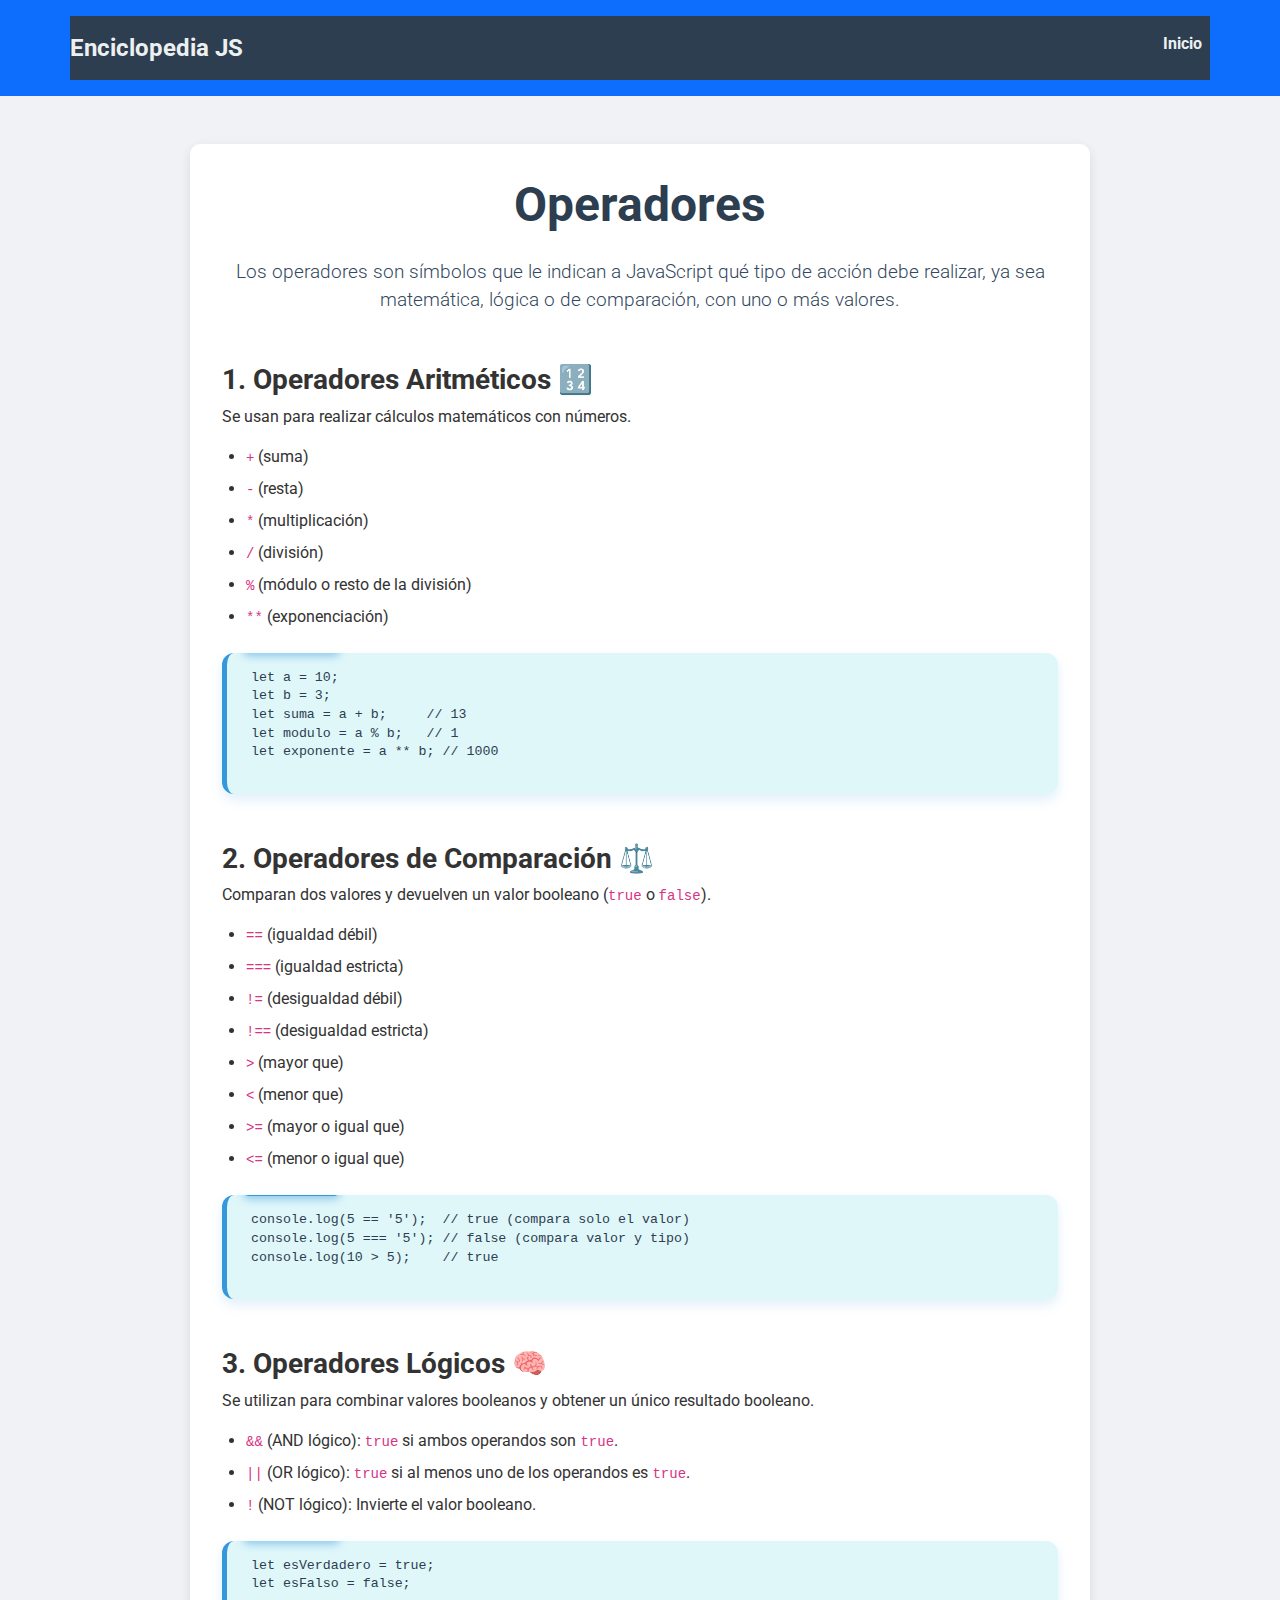
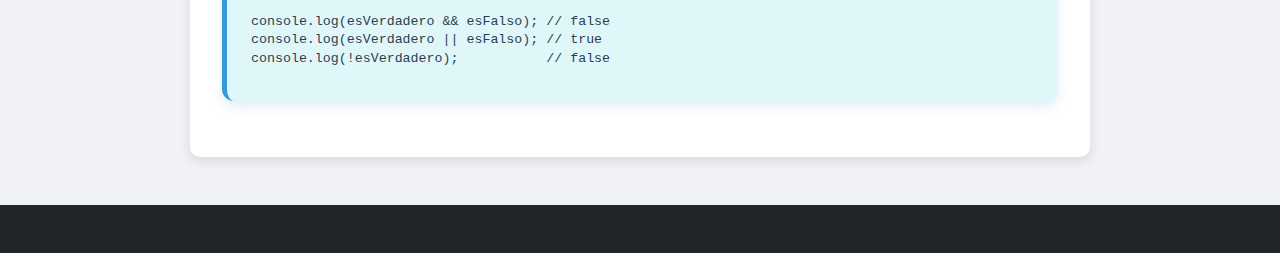
<file: temas/operadores.html>
<!DOCTYPE html>
<html lang="es">
<head>
    <meta charset="UTF-8" />
    <meta name="viewport" content="width=device-width, initial-scale=1" />
    <title>Operadores - Enciclopedia de JavaScript</title>
    <link href="https://cdn.jsdelivr.net/npm/bootstrap@5.3.3/dist/css/bootstrap.min.css" rel="stylesheet" crossorigin="anonymous" />
    <link rel="stylesheet" href="../css/style-operadores.css" />
</head>
<body>

    <header class="bg-primary py-3">
        <nav class="navbar navbar-expand-lg navbar-dark bg-primary container">
            <a class="navbar-brand fs-4 fw-bold" href="../index.html">Enciclopedia JS</a>
            <button class="navbar-toggler" type="button" data-bs-toggle="collapse" data-bs-target="#navbarNav" aria-controls="navbarNav" aria-expanded="false" aria-label="Toggle navigation">
                <span class="navbar-toggler-icon"></span>
            </button>
            <div class="collapse navbar-collapse" id="navbarNav">
                <ul class="navbar-nav ms-auto">
                    <li class="nav-item"><a class="nav-link" href="../index.html">Inicio</a></li>
                </ul>
            </div>
        </nav>
    </header>

    <main>
        <h1 class="text-center mb-4 display-5 fw-bold">Operadores</h1>
        
        <p class="lead">Los operadores son símbolos que le indican a JavaScript qué tipo de acción debe realizar, ya sea matemática, lógica o de comparación, con uno o más valores.</p>

        <section class="mt-5">
            <h2 class="h3 fw-bold">1. Operadores Aritméticos 🔢</h2>
            <p>Se usan para realizar cálculos matemáticos con números.</p>
            <ul>
                <li><code>+</code> (suma)</li>
                <li><code>-</code> (resta)</li>
                <li><code>*</code> (multiplicación)</li>
                <li><code>/</code> (división)</li>
                <li><code>%</code> (módulo o resto de la división)</li>
                <li><code>**</code> (exponenciación)</li>
            </ul>
            <div class="example-box">
                <pre><code>let a = 10;
let b = 3;
let suma = a + b;     // 13
let modulo = a % b;   // 1
let exponente = a ** b; // 1000</code></pre>
            </div>
        </section>

        <section class="mt-5">
            <h2 class="h3 fw-bold">2. Operadores de Comparación ⚖️</h2>
            <p>Comparan dos valores y devuelven un valor booleano (<code>true</code> o <code>false</code>).</p>
            <ul>
                <li><code>==</code> (igualdad débil)</li>
                <li><code>===</code> (igualdad estricta)</li>
                <li><code>!=</code> (desigualdad débil)</li>
                <li><code>!==</code> (desigualdad estricta)</li>
                <li><code>&gt;</code> (mayor que)</li>
                <li><code>&lt;</code> (menor que)</li>
                <li><code>&gt;=</code> (mayor o igual que)</li>
                <li><code>&lt;=</code> (menor o igual que)</li>
            </ul>
            <div class="example-box">
                <pre><code>console.log(5 == '5');  // true (compara solo el valor)
console.log(5 === '5'); // false (compara valor y tipo)
console.log(10 > 5);    // true</code></pre>
            </div>
        </section>

        <section class="mt-5">
            <h2 class="h3 fw-bold">3. Operadores Lógicos 🧠</h2>
            <p>Se utilizan para combinar valores booleanos y obtener un único resultado booleano.</p>
            <ul>
                <li><code>&&</code> (AND lógico): <code>true</code> si ambos operandos son <code>true</code>.</li>
                <li><code>||</code> (OR lógico): <code>true</code> si al menos uno de los operandos es <code>true</code>.</li>
                <li><code>!</code> (NOT lógico): Invierte el valor booleano.</li>
            </ul>
            <div class="example-box">
                <pre><code>let esVerdadero = true;
let esFalso = false;

console.log(esVerdadero && esFalso); // false
console.log(esVerdadero || esFalso); // true
console.log(!esVerdadero);           // false</code></pre>
            </div>
        </section>

    </main>

    <footer class="bg-dark text-white text-center py-4 mt-5">

    </footer>

    <script src="https://cdn.jsdelivr.net/npm/bootstrap@5.3.3/dist/js/bootstrap.bundle.min.js" crossorigin="anonymous"></script>

</body>
</html>
</file>
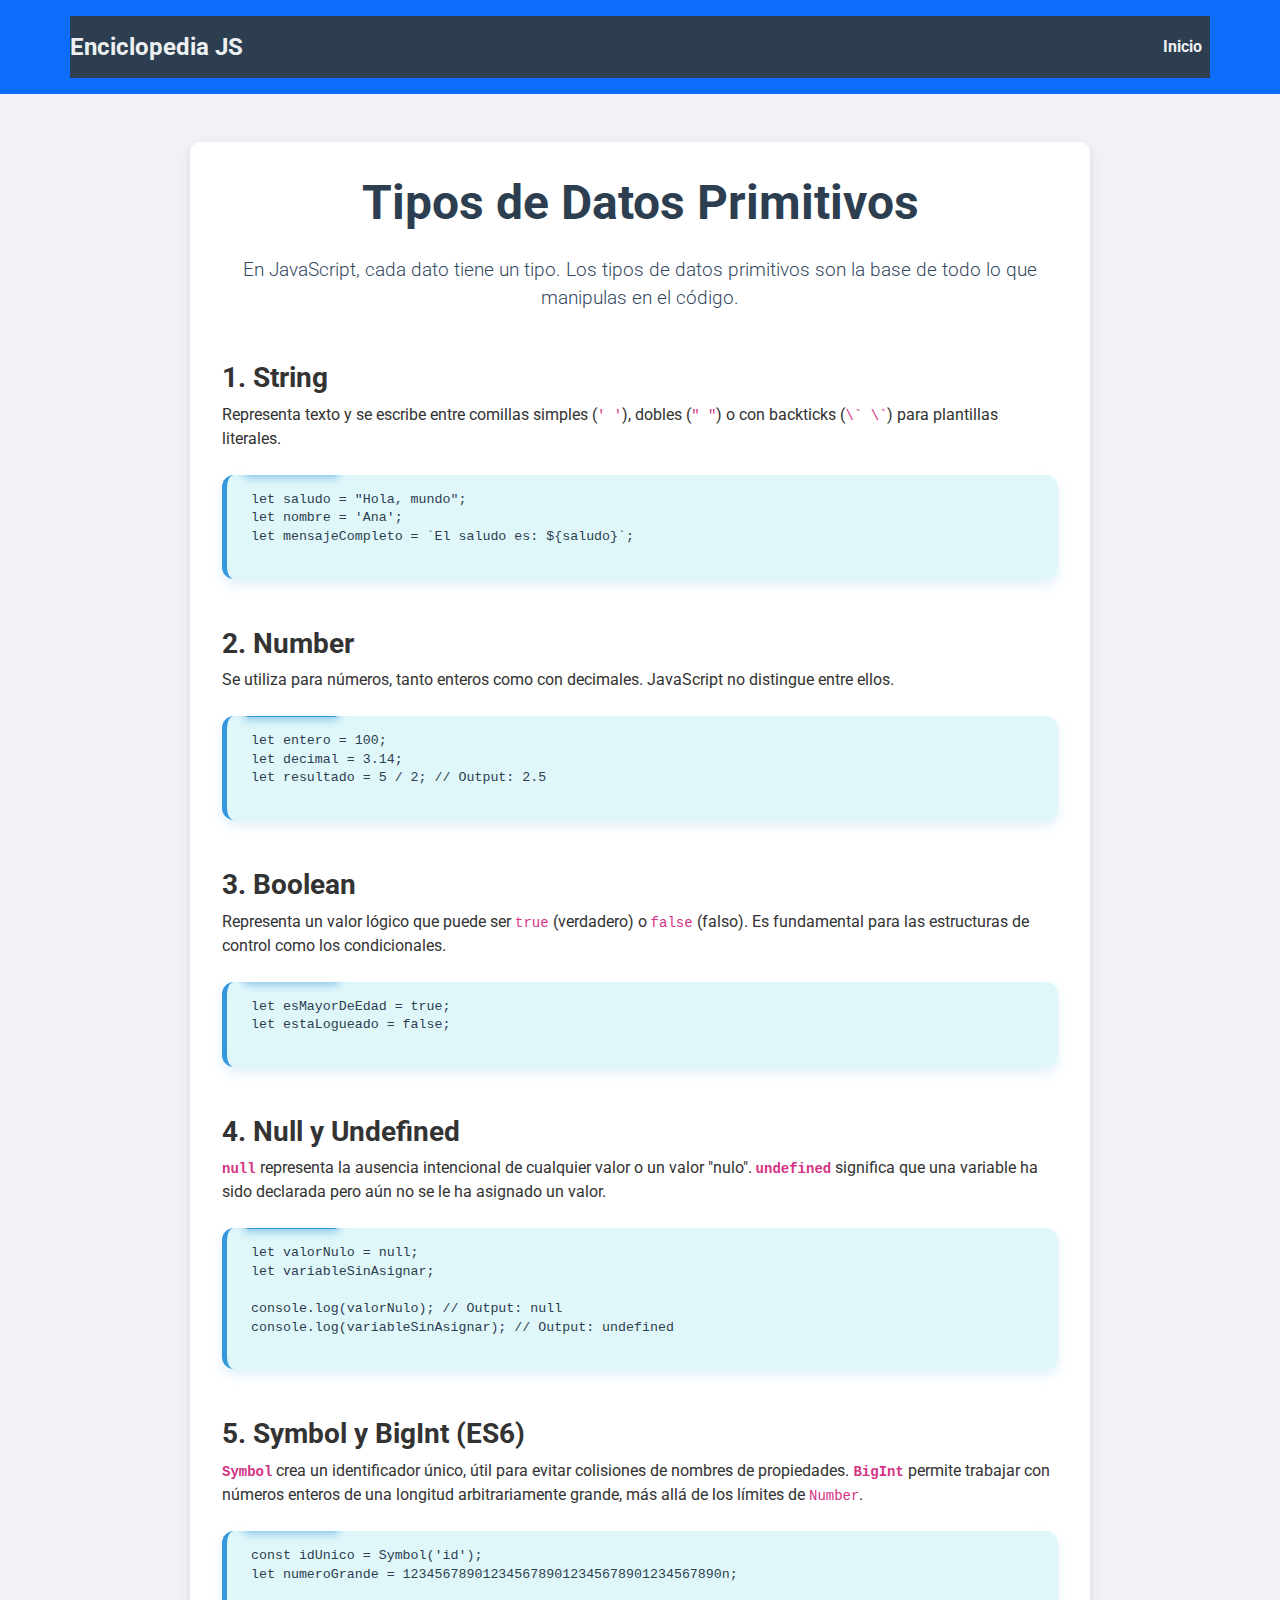
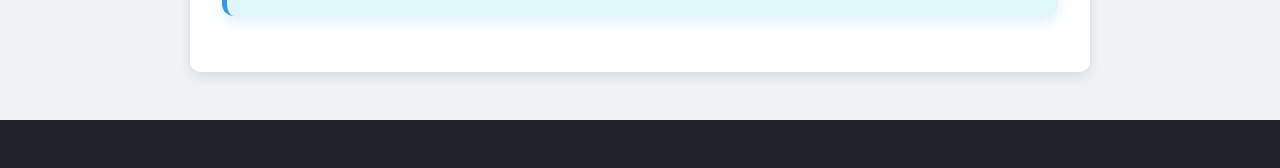
<file: temas/tipos-de-datos.html>
<!DOCTYPE html>
<html lang="es">
<head>
    <meta charset="UTF-8" />
    <meta name="viewport" content="width=device-width, initial-scale=1" />
    <title>Tipos de Datos - Enciclopedia de JavaScript</title>
    <link href="https://cdn.jsdelivr.net/npm/bootstrap@5.3.3/dist/css/bootstrap.min.css" rel="stylesheet" 
          integrity="sha384-QWTKZyjpPEjISv5WaRU9OFeRpok6YctnYmDr5pNlyT2bRjXh0JMhjY6hW+ALEwIH" crossorigin="anonymous" />
    <link rel="stylesheet" href="../css/style.css" />
</head>
<body>

<header class="bg-primary py-3">
    <nav class="navbar navbar-expand-lg navbar-dark bg-primary container">
        <a class="navbar-brand fs-4 fw-bold" href="../index.html">Enciclopedia JS</a>
        <button class="navbar-toggler" type="button" data-bs-toggle="collapse" data-bs-target="#navbarNav" 
                aria-controls="navbarNav" aria-expanded="false" aria-label="Toggle navigation">
            <span class="navbar-toggler-icon"></span>
        </button>
        <div class="collapse navbar-collapse" id="navbarNav">
            <ul class="navbar-nav ms-auto">
                <li class="nav-item"><a class="nav-link" href="../index.html">Inicio</a></li>
            </ul>
        </div>
    </nav>
</header>

<main>
    <h1 class="text-center mb-4 display-5 fw-bold">Tipos de Datos Primitivos</h1>

    <p class="lead text-center">En JavaScript, cada dato tiene un tipo. Los tipos de datos primitivos son la base de todo lo que manipulas en el código.</p>

    <section class="mt-5">
        <h2 class="h3 fw-bold">1. String</h2>
        <p>Representa texto y se escribe entre comillas simples (<code>' '</code>), dobles (<code>" "</code>) o con backticks (<code>\` \`</code>) para plantillas literales.</p>
        <div class="example-box">
            <pre><code>let saludo = "Hola, mundo";
let nombre = 'Ana';
let mensajeCompleto = `El saludo es: ${saludo}`;</code></pre>
        </div>
    </section>

    <section class="mt-5">
        <h2 class="h3 fw-bold">2. Number</h2>
        <p>Se utiliza para números, tanto enteros como con decimales. JavaScript no distingue entre ellos.</p>
        <div class="example-box">
            <pre><code>let entero = 100;
let decimal = 3.14;
let resultado = 5 / 2; // Output: 2.5</code></pre>
        </div>
    </section>

    <section class="mt-5">
        <h2 class="h3 fw-bold">3. Boolean</h2>
        <p>Representa un valor lógico que puede ser <code>true</code> (verdadero) o <code>false</code> (falso). Es fundamental para las estructuras de control como los condicionales.</p>
        <div class="example-box">
            <pre><code>let esMayorDeEdad = true;
let estaLogueado = false;</code></pre>
        </div>
    </section>

    <section class="mt-5">
        <h2 class="h3 fw-bold">4. Null y Undefined</h2>
        <p><strong><code>null</code></strong> representa la ausencia intencional de cualquier valor o un valor "nulo". <strong><code>undefined</code></strong> significa que una variable ha sido declarada pero aún no se le ha asignado un valor.</p>
        <div class="example-box">
            <pre><code>let valorNulo = null;
let variableSinAsignar;

console.log(valorNulo); // Output: null
console.log(variableSinAsignar); // Output: undefined</code></pre>
        </div>
    </section>

    <section class="mt-5">
        <h2 class="h3 fw-bold">5. Symbol y BigInt (ES6)</h2>
        <p><strong><code>Symbol</code></strong> crea un identificador único, útil para evitar colisiones de nombres de propiedades. <strong><code>BigInt</code></strong> permite trabajar con números enteros de una longitud arbitrariamente grande, más allá de los límites de <code>Number</code>.</p>
        <div class="example-box">
            <pre><code>const idUnico = Symbol('id');
let numeroGrande = 1234567890123456789012345678901234567890n;</code></pre>
        </div>
    </section>
</main>

<footer class="bg-dark text-white text-center py-4 mt-5">
    <!-- Footer vacío, sin texto -->
</footer>

<script src="https://cdn.jsdelivr.net/npm/bootstrap@5.3.3/dist/js/bootstrap.bundle.min.js" 
        integrity="sha384-YvpcrYf0tY3lHB60NNkmXc5s9fDVZLESaAA55NDzOxhy9GkcIdslK1eN7N6jIeHz" crossorigin="anonymous"></script>

</body>
</html>
</file>
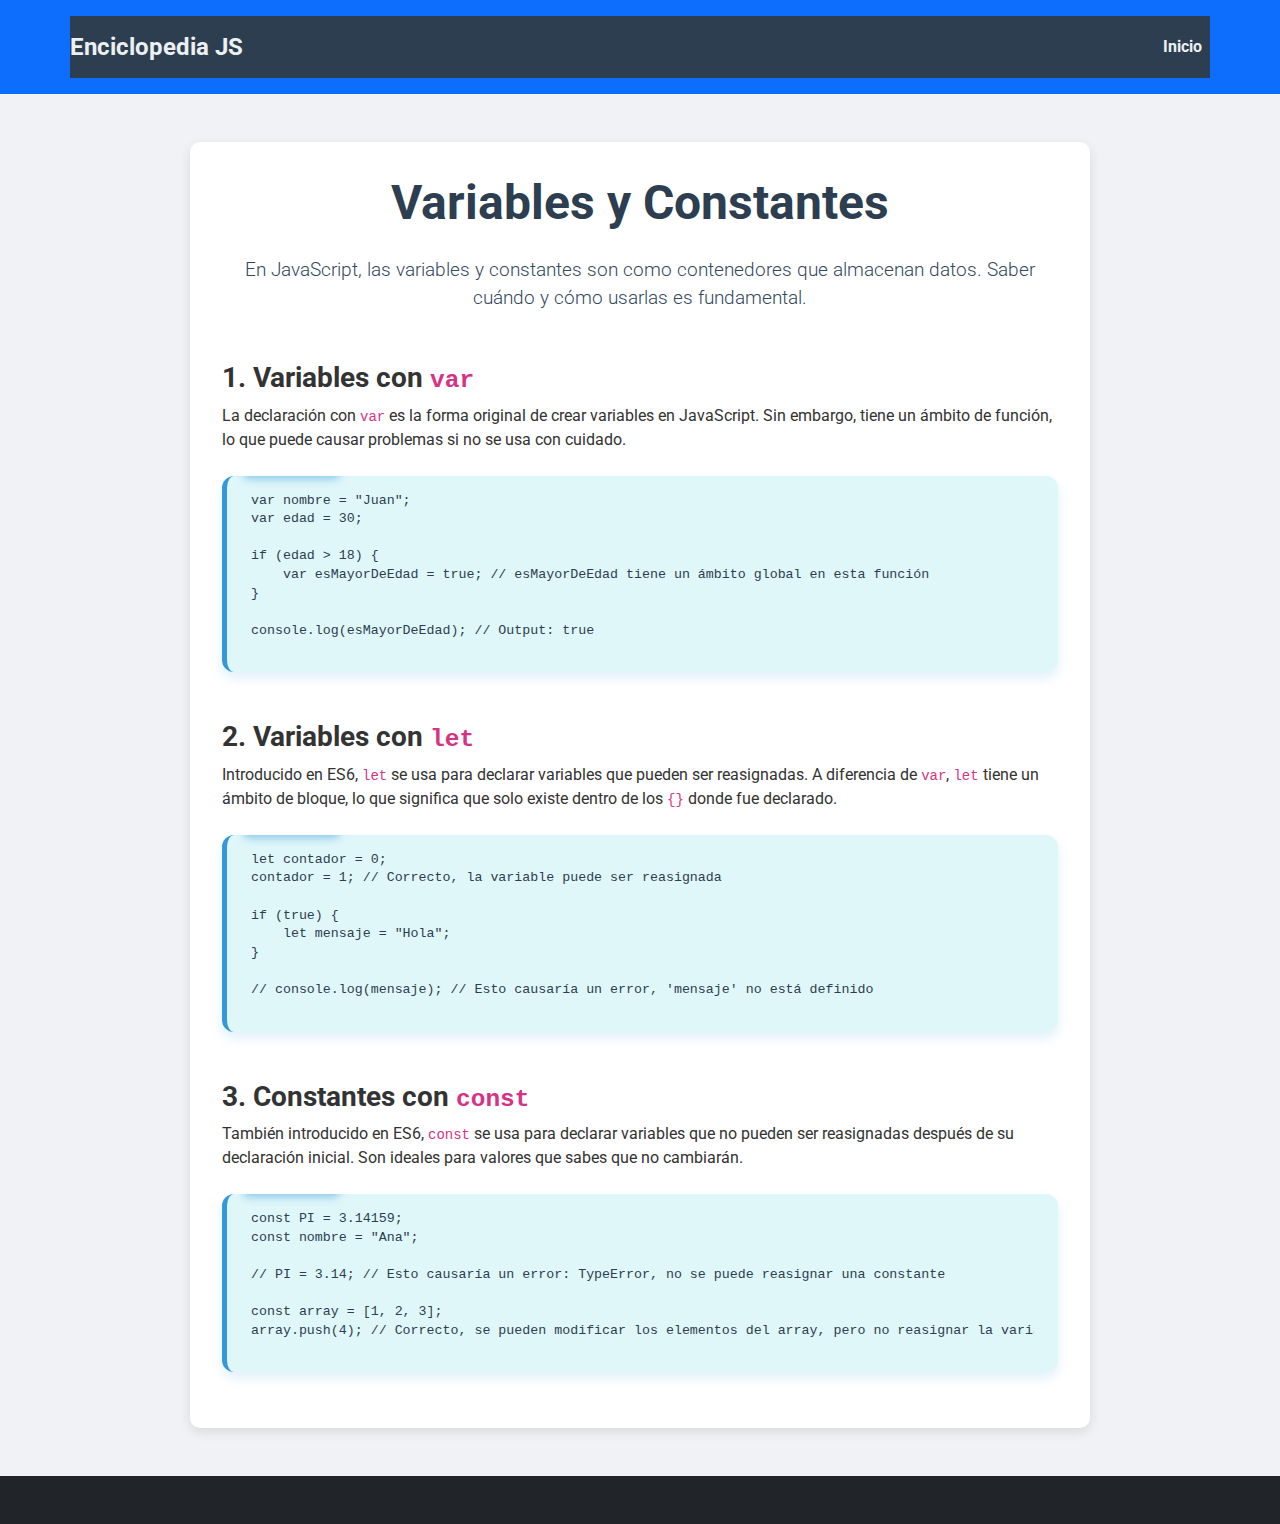
<file: temas/variables.html>
<!DOCTYPE html>
<html lang="es">
<head>
  <meta charset="UTF-8" />
  <meta name="viewport" content="width=device-width, initial-scale=1" />
  <title>Variables y Constantes - Enciclopedia de JavaScript</title>
  <link href="https://cdn.jsdelivr.net/npm/bootstrap@5.3.3/dist/css/bootstrap.min.css" rel="stylesheet"
    integrity="sha384-QWTKZyjpPEjISv5WaRU9OFeRpok6YctnYmDr5pNlyT2bRjXh0JMhjY6hW+ALEwIH" crossorigin="anonymous" />
  <link rel="stylesheet" href="../css/style-variables.css" />
</head>
<body>

<header class="bg-primary py-3">
  <nav class="navbar navbar-expand-lg navbar-dark bg-primary container">
    <a class="navbar-brand fs-4 fw-bold" href="../index.html">Enciclopedia JS</a>
    <button class="navbar-toggler" type="button" data-bs-toggle="collapse" data-bs-target="#navbarNav"
      aria-controls="navbarNav" aria-expanded="false" aria-label="Toggle navigation">
      <span class="navbar-toggler-icon"></span>
    </button>
    <div class="collapse navbar-collapse" id="navbarNav">
      <ul class="navbar-nav ms-auto">
        <li class="nav-item"><a class="nav-link" href="../index.html">Inicio</a></li>
      </ul>
    </div>
  </nav>
</header>

<main>
  <h1 class="text-center mb-4 display-5 fw-bold">Variables y Constantes</h1>

  <p class="lead text-center">En JavaScript, las variables y constantes son como contenedores que almacenan datos. Saber cuándo y cómo usarlas es fundamental.</p>

  <section class="mt-5">
    <h2 class="h3 fw-bold">1. Variables con <code>var</code></h2>
    <p>La declaración con <code>var</code> es la forma original de crear variables en JavaScript. Sin embargo, tiene un ámbito de función, lo que puede causar problemas si no se usa con cuidado.</p>
    <div class="example-box">
      <pre><code>var nombre = "Juan";
var edad = 30;

if (edad > 18) {
    var esMayorDeEdad = true; // esMayorDeEdad tiene un ámbito global en esta función
}

console.log(esMayorDeEdad); // Output: true</code></pre>
    </div>
  </section>

  <section class="mt-5">
    <h2 class="h3 fw-bold">2. Variables con <code>let</code></h2>
    <p>Introducido en ES6, <code>let</code> se usa para declarar variables que pueden ser reasignadas. A diferencia de <code>var</code>, <code>let</code> tiene un ámbito de bloque, lo que significa que solo existe dentro de los <code>{}</code> donde fue declarado.</p>
    <div class="example-box">
      <pre><code>let contador = 0;
contador = 1; // Correcto, la variable puede ser reasignada

if (true) {
    let mensaje = "Hola";
}

// console.log(mensaje); // Esto causaría un error, 'mensaje' no está definido</code></pre>
    </div>
  </section>

  <section class="mt-5">
    <h2 class="h3 fw-bold">3. Constantes con <code>const</code></h2>
    <p>También introducido en ES6, <code>const</code> se usa para declarar variables que no pueden ser reasignadas después de su declaración inicial. Son ideales para valores que sabes que no cambiarán.</p>
    <div class="example-box">
      <pre><code>const PI = 3.14159;
const nombre = "Ana";

// PI = 3.14; // Esto causaría un error: TypeError, no se puede reasignar una constante

const array = [1, 2, 3];
array.push(4); // Correcto, se pueden modificar los elementos del array, pero no reasignar la variable</code></pre>
    </div>
  </section>
</main>

<footer class="bg-dark text-white text-center py-4 mt-5">
  <!-- Footer vacío -->
</footer>

<script src="https://cdn.jsdelivr.net/npm/bootstrap@5.3.3/dist/js/bootstrap.bundle.min.js"
  integrity="sha384-YvpcrYf0tY3lHB60NNkmXc5s9fDVZLESaAA55NDzOxhy9GkcIdslK1eN7N6jIeHz" crossorigin="anonymous"></script>

</body>
</html>
</file>
<file: css/style-index.css>
@import url('https://fonts.googleapis.com/css2?family=Roboto:wght@400;700&display=swap');

body {
  font-family: 'Roboto', sans-serif;
  background: linear-gradient(135deg, #e0eafc 0%, #cfdef3 100%);
  color: #2c3e50;
  margin: 0;
  transition: background-color 0.4s ease;
}

.navbar {
  background: #34495e !important;
  box-shadow: 0 3px 10px rgba(0, 0, 0, 0.2);
  transition: background-color 0.3s ease;
}

.navbar-brand,
.nav-link {
  color: #ecf0f1 !important;
  font-weight: 700;
  transition: color 0.3s ease;
}

.nav-link:hover,
.nav-link.active {
  color: #1abc9c !important;
}

.card {
  border-radius: 15px;
  background: #ffffffcc; /* white with some transparency */
  box-shadow: 0 4px 15px rgba(0, 0, 0, 0.1);
  transition:
    transform 0.4s cubic-bezier(0.4, 0, 0.2, 1),
    box-shadow 0.4s cubic-bezier(0.4, 0, 0.2, 1),
    background-color 0.4s ease;
  cursor: pointer;
}

.card:hover {
  transform: translateY(-15px) scale(1.05);
  box-shadow: 0 20px 40px rgba(26, 188, 156, 0.3);
  background-color: #e8f6f3;
}

.card-title {
  color: #34495e;
  font-weight: 700;
}

.btn-primary {
  background-color: #1abc9c;
  border: none;
  box-shadow: 0 4px 12px rgba(26, 188, 156, 0.5);
  transition:
    background-color 0.3s ease,
    box-shadow 0.3s ease,
    transform 0.3s ease;
}

.btn-primary:hover {
  background-color: #16a085;
  box-shadow: 0 8px 25px rgba(22, 160, 133, 0.7);
  transform: scale(1.05);
}

footer {
  background-color: #34495e;
  color: #ecf0f1;
  transition: background-color 0.3s ease;
}

@media (max-width: 768px) {
  .card-title {
    font-size: 1.25rem;
  }
}
</file>
<file: css/style-bucles.css>
@import url('https://fonts.googleapis.com/css2?family=Roboto:wght@400;700&display=swap');

body {
  font-family: 'Roboto', sans-serif;
  background-color: #f0f2f5;
  color: #333;
}

.navbar {
  background-color: #2c3e50 !important;
}

.navbar-brand,
.nav-link {
  color: #ecf0f1 !important;
  font-weight: 700;
}

footer {
  background-color: #2c3e50;
}

main {
  background-color: #ffffff;
  padding: 2rem;
  border-radius: 10px;
  box-shadow: 0 4px 12px rgba(0, 0, 0, 0.1);
  max-width: 900px;
  margin: 3rem auto;
}

h1, h2 {
  color: #2c3e50;
  font-weight: 700;
}

.lead {
  font-size: 1.2rem;
  margin-bottom: 3rem;
  text-align: center;
  color: #34495e;
}


.example-box {
  background-color: #fff9e6;
  border-left: 5px solid #ffc107;
  padding: 1rem 1.5rem;
  margin: 1.5rem 0;
  border-radius: 12px;
  box-shadow: 0 6px 12px rgba(255, 193, 7, 0.15);
  font-family: 'Source Code Pro', monospace;
  font-size: 0.95rem;
  line-height: 1.4;
  overflow-x: auto;
  white-space: nowrap; 
  transition: transform 0.3s ease, box-shadow 0.3s ease;
  cursor: text;
  position: relative;
}

.example-box:hover {
  transform: scale(1.03);
  box-shadow: 0 12px 24px rgba(255, 193, 7, 0.35);
}

.example-box::-webkit-scrollbar {
  height: 8px;
}

.example-box::-webkit-scrollbar-track {
  background: #fff3cd;
  border-radius: 10px;
}

.example-box::-webkit-scrollbar-thumb {
  background-color: #ffc107;
  border-radius: 10px;
}

.example-box::before {
  content: "💡 Ejemplo";
  position: absolute;
  top: -1.4rem;
  left: 1rem;
  background-color: #ffc107;
  color: #2c3e50;
  padding: 0.15rem 0.6rem;
  font-weight: 700;
  border-radius: 6px;
  font-size: 0.8rem;
  box-shadow: 0 3px 8px rgba(255, 193, 7, 0.5);
  user-select: none;
  pointer-events: none;
}

pre code {
  background: transparent;
  padding: 0;
  border-radius: 0;
  display: inline-block;
  font-family: inherit;
  font-size: inherit;
  line-height: inherit;
  color: #2c3e50;
}
</file>
<file: css/style-condicionales.css>
@import url('https://fonts.googleapis.com/css2?family=Roboto:wght@400;700&display=swap');

body {
    font-family: 'Roboto', sans-serif;
    background-color: #f0f2f5;
    color: #333;
}

.navbar {
    background-color: #2c3e50 !important;
}

.navbar-brand, .nav-link {
    color: #ecf0f1 !important;
    font-weight: 700;
}

footer {
    background-color: #2c3e50;
}

main {
    background-color: #ffffff;
    padding: 2rem;
    border-radius: 10px;
    box-shadow: 0 4px 12px rgba(0,0,0,0.1);
    max-width: 900px;
    margin: 3rem auto;
}

h1, h2 {
    color: #2c3e50;
    font-weight: 700;
}

.lead {
    font-size: 1.2rem;
    margin-bottom: 3rem;
    text-align: center;
    color: #34495e;
}

.example-box {
    background-color: #e6fff0;
    border-left: 5px solid #28a745; 
    padding: 1rem 1.5rem;
    margin: 1.5rem 0;
    border-radius: 12px;
    box-shadow: 0 6px 12px rgba(40, 167, 69, 0.15);
    font-family: 'Source Code Pro', monospace;
    font-size: 0.95rem;
    line-height: 1.4;
    overflow-x: auto;
    white-space: nowrap;
    transition: transform 0.3s ease, box-shadow 0.3s ease;
    cursor: text;
    position: relative;
}

.example-box:hover {
    transform: scale(1.03);
    box-shadow: 0 12px 24px rgba(40, 167, 69, 0.35);
}

.example-box::-webkit-scrollbar {
    height: 8px;
}

.example-box::-webkit-scrollbar-track {
    background: #d4edda;
    border-radius: 10px;
}

.example-box::-webkit-scrollbar-thumb {
    background-color: #28a745;
    border-radius: 10px;
}

.example-box::before {
    content: "💡 Ejemplo";
    position: absolute;
    top: -1.4rem;
    left: 1rem;
    background-color: #28a745;
    color: white;
    padding: 0.15rem 0.6rem;
    font-weight: 700;
    border-radius: 6px;
    font-size: 0.8rem;
    box-shadow: 0 3px 8px rgba(40, 167, 69, 0.5);
    user-select: none;
    pointer-events: none;
}

pre code {
    background: transparent;
    padding: 0;
    border-radius: 0;
    display: inline-block;
    font-family: inherit;
    font-size: inherit;
    line-height: inherit;
    color: #2c3e50;
}
</file>
<file: css/style-dom.css>
@import url('https://fonts.googleapis.com/css2?family=Roboto:wght@400;700&display=swap');

body {
    font-family: 'Roboto', sans-serif;
    background-color: #f0f2f5;
    color: #333;
}

.navbar {
    background-color: #2c3e50 !important;
}

.navbar-brand, .nav-link {
    color: #ecf0f1 !important;
    font-weight: 700;
}

footer {
    background-color: #2c3e50;
}

main {
    background-color: #ffffff;
    padding: 2rem;
    border-radius: 10px;
    box-shadow: 0 4px 12px rgba(0,0,0,0.1);
    max-width: 900px;
    margin: 3rem auto;
}

h1, h2 {
    color: #2c3e50;
    font-weight: 700;
}

.lead {
    font-size: 1.2rem;
    margin-bottom: 3rem;
    text-align: center;
    color: #34495e;
}

.example-box {
    background-color: #e0f7fa; 
    border-left: 5px solid #17a2b8; 
    padding: 1rem 1.5rem;
    margin: 1.5rem 0;
    border-radius: 12px;
    box-shadow: 0 6px 12px rgba(23, 162, 184, 0.15);
    font-family: 'Source Code Pro', monospace;
    font-size: 0.95rem;
    line-height: 1.4;
    overflow-x: auto;
    white-space: nowrap;
    transition: transform 0.3s ease, box-shadow 0.3s ease;
    cursor: text;
    position: relative;
}

.example-box:hover {
    transform: scale(1.03);
    box-shadow: 0 12px 24px rgba(23, 162, 184, 0.35);
}

.example-box::-webkit-scrollbar {
    height: 8px;
}

.example-box::-webkit-scrollbar-track {
    background: #b2ebf2;
    border-radius: 10px;
}

.example-box::-webkit-scrollbar-thumb {
    background-color: #17a2b8;
    border-radius: 10px;
}

.example-box::before {
    content: "💻 Ejemplo";
    position: absolute;
    top: -1.4rem;
    left: 1rem;
    background-color: #17a2b8;
    color: white;
    padding: 0.15rem 0.6rem;
    font-weight: 700;
    border-radius: 6px;
    font-size: 0.8rem;
    box-shadow: 0 3px 8px rgba(23, 162, 184, 0.5);
    user-select: none;
    pointer-events: none;
}

pre code {
    background: transparent;
    padding: 0;
    border-radius: 0;
    display: inline-block;
    font-family: inherit;
    font-size: inherit;
    line-height: inherit;
    color: #2c3e50;
}
</file>
<file: css/style-eventos.css>
@import url('https://fonts.googleapis.com/css2?family=Roboto:wght@400;700&display=swap');

body {
    font-family: 'Roboto', sans-serif;
    background-color: #f0f2f5;
    color: #333;
}

.navbar {
    background-color: #2c3e50 !important;
}

.navbar-brand, .nav-link {
    color: #ecf0f1 !important;
    font-weight: 700;
}

footer {
    background-color: #2c3e50;
}

main {
    background-color: #ffffff;
    padding: 2rem;
    border-radius: 10px;
    box-shadow: 0 4px 12px rgba(0,0,0,0.1);
    max-width: 900px;
    margin: 3rem auto;
}

h1, h2 {
    color: #2c3e50;
    font-weight: 700;
}

.lead {
    font-size: 1.2rem;
    margin-bottom: 3rem;
    text-align: center;
    color: #34495e;
}

.example-box {
    background-color: #e7f1ff; 
    border-left: 5px solid #007bff; 
    padding: 1rem 1.5rem;
    margin: 1.5rem 0;
    border-radius: 12px;
    box-shadow: 0 6px 12px rgba(0, 123, 255, 0.15);
    font-family: 'Source Code Pro', monospace;
    font-size: 0.95rem;
    line-height: 1.4;
    overflow-x: auto;
    white-space: nowrap;
    transition: transform 0.3s ease, box-shadow 0.3s ease;
    cursor: text;
    position: relative;
}

.example-box:hover {
    transform: scale(1.03);
    box-shadow: 0 12px 24px rgba(0, 123, 255, 0.35);
}

.example-box::-webkit-scrollbar {
    height: 8px;
}

.example-box::-webkit-scrollbar-track {
    background: #cce5ff;
    border-radius: 10px;
}

.example-box::-webkit-scrollbar-thumb {
    background-color: #007bff;
    border-radius: 10px;
}

.example-box::before {
    content: "💻 Ejemplo";
    position: absolute;
    top: -1.4rem;
    left: 1rem;
    background-color: #007bff;
    color: white;
    padding: 0.15rem 0.6rem;
    font-weight: 700;
    border-radius: 6px;
    font-size: 0.8rem;
    box-shadow: 0 3px 8px rgba(0, 123, 255, 0.5);
    user-select: none;
    pointer-events: none;
}

pre code {
    background: transparent;
    padding: 0;
    border-radius: 0;
    display: inline-block;
    font-family: inherit;
    font-size: inherit;
    line-height: inherit;
    color: #2c3e50;
}
</file>
<file: css/style-funciones.css>
@import url('https://fonts.googleapis.com/css2?family=Roboto:wght@400;700&display=swap');

body {
    font-family: 'Roboto', sans-serif;
    background-color: #f0f2f5;
    color: #333;
}

.navbar {
    background-color: #2c3e50 !important;
}

.navbar-brand, .nav-link {
    color: #ecf0f1 !important;
    font-weight: 700;
}

footer {
    background-color: #2c3e50;
}

main {
    background-color: #ffffff;
    padding: 2rem;
    border-radius: 10px;
    box-shadow: 0 4px 12px rgba(0,0,0,0.1);
    max-width: 900px;
    margin: 3rem auto;
}

h1, h2 {
    color: #2c3e50;
    font-weight: 700;
}

.lead {
    font-size: 1.2rem;
    margin-bottom: 3rem;
    text-align: center;
    color: #34495e;
}

.example-box {
    background-color: #fff4e5; 
    border-left: 5px solid #fd7e14;
    padding: 1rem 1.5rem;
    margin: 1.5rem 0;
    border-radius: 12px;
    box-shadow: 0 6px 12px rgba(253, 126, 20, 0.15);
    font-family: 'Source Code Pro', monospace;
    font-size: 0.95rem;
    line-height: 1.4;
    overflow-x: auto;
    white-space: nowrap;
    transition: transform 0.3s ease, box-shadow 0.3s ease;
    cursor: text;
    position: relative;
}

.example-box:hover {
    transform: scale(1.03);
    box-shadow: 0 12px 24px rgba(253, 126, 20, 0.35);
}

.example-box::-webkit-scrollbar {
    height: 8px;
}

.example-box::-webkit-scrollbar-track {
    background: #ffddb2;
    border-radius: 10px;
}

.example-box::-webkit-scrollbar-thumb {
    background-color: #fd7e14;
    border-radius: 10px;
}

.example-box::before {
    content: "💻 Ejemplo";
    position: absolute;
    top: -1.4rem;
    left: 1rem;
    background-color: #fd7e14;
    color: white;
    padding: 0.15rem 0.6rem;
    font-weight: 700;
    border-radius: 6px;
    font-size: 0.8rem;
    box-shadow: 0 3px 8px rgba(253, 126, 20, 0.5);
    user-select: none;
    pointer-events: none;
}

pre code {
    background: transparent;
    padding: 0;
    border-radius: 0;
    display: inline-block;
    font-family: inherit;
    font-size: inherit;
    line-height: inherit;
    color: #2c3e50;
}
</file>
<file: css/style-operadores.css>
@import url('https://fonts.googleapis.com/css2?family=Roboto:wght@400;700&display=swap');

body {
    font-family: 'Roboto', sans-serif;
    background-color: #f0f2f5;
    color: #333;
}

.navbar {
    background-color: #2c3e50 !important;
}

.navbar-brand, .nav-link {
    color: #ecf0f1 !important;
    font-weight: 700;
}

footer {
    background-color: #2c3e50;
}

main {
    background-color: #ffffff;
    padding: 2rem;
    border-radius: 10px;
    box-shadow: 0 4px 12px rgba(0,0,0,0.1);
    max-width: 900px;
    margin: 3rem auto;
}

h1, h2 {
    color: #2c3e50;
    font-weight: 700;
}

.lead {
    font-size: 1.2rem;
    margin-bottom: 3rem;
    text-align: center;
    color: #34495e;
}

.example-box {
    background-color: #e0f7fa;
    border-left: 5px solid #3498db; /* un azul para operadores */
    padding: 1rem 1.5rem;
    margin: 1.5rem 0;
    border-radius: 12px;
    box-shadow: 0 6px 12px rgba(52, 152, 219, 0.15);
    font-family: 'Source Code Pro', monospace;
    font-size: 0.95rem;
    line-height: 1.4;
    overflow-x: auto;
    white-space: nowrap;
    transition: transform 0.3s ease, box-shadow 0.3s ease;
    cursor: text;
    position: relative;
}

.example-box:hover {
    transform: scale(1.03);
    box-shadow: 0 12px 24px rgba(52, 152, 219, 0.35);
}

.example-box::-webkit-scrollbar {
    height: 8px;
}

.example-box::-webkit-scrollbar-track {
    background: #bbdefb;
    border-radius: 10px;
}

.example-box::-webkit-scrollbar-thumb {
    background-color: #3498db;
    border-radius: 10px;
}

.example-box::before {
    content: "💻 Ejemplo";
    position: absolute;
    top: -1.4rem;
    left: 1rem;
    background-color: #3498db;
    color: white;
    padding: 0.15rem 0.6rem;
    font-weight: 700;
    border-radius: 6px;
    font-size: 0.8rem;
    box-shadow: 0 3px 8px rgba(52, 152, 219, 0.5);
    user-select: none;
    pointer-events: none;
}

pre code {
    background: transparent;
    padding: 0;
    border-radius: 0;
    display: inline-block;
    font-family: inherit;
    font-size: inherit;
    line-height: inherit;
    color: #2c3e50;
}

ul {
    padding-left: 1.5em;
}

li {
    margin-bottom: 0.5em;
}
</file>
<file: css/style.css>
@import url('https://fonts.googleapis.com/css2?family=Roboto:wght@400;700&display=swap');

body {
    font-family: 'Roboto', sans-serif;
    background-color: #f0f2f5;
    color: #333;
}

.navbar {
    background-color: #2c3e50 !important;
}

.navbar-brand, .nav-link {
    color: #ecf0f1 !important;
    font-weight: 700;
}

footer {
    background-color: #2c3e50;
}

main {
    background-color: #ffffff;
    padding: 2rem;
    border-radius: 10px;
    box-shadow: 0 4px 12px rgba(0,0,0,0.1);
    max-width: 900px;
    margin: 3rem auto;
}

h1, h2 {
    color: #2c3e50;
    font-weight: 700;
}

.lead {
    font-size: 1.2rem;
    margin-bottom: 3rem;
    text-align: center;
    color: #34495e;
}

.example-box {
    background-color: #e0f7fa;
    border-left: 5px solid #3498db;
    padding: 1rem 1.5rem;
    margin: 1.5rem 0;
    border-radius: 12px;
    box-shadow: 0 6px 12px rgba(52, 152, 219, 0.15);
    font-family: 'Source Code Pro', monospace;
    font-size: 0.95rem;
    line-height: 1.4;
    overflow-x: auto;
    white-space: nowrap;
    transition: transform 0.3s ease, box-shadow 0.3s ease;
    cursor: text;
    position: relative;
}

.example-box:hover {
    transform: scale(1.03);
    box-shadow: 0 12px 24px rgba(52, 152, 219, 0.35);
}

.example-box::-webkit-scrollbar {
    height: 8px;
}

.example-box::-webkit-scrollbar-track {
    background: #b3e5fc;
    border-radius: 10px;
}

.example-box::-webkit-scrollbar-thumb {
    background-color: #3498db;
    border-radius: 10px;
}

.example-box::before {
    content: "💻 Ejemplo";
    position: absolute;
    top: -1.4rem;
    left: 1rem;
    background-color: #3498db;
    color: white;
    padding: 0.15rem 0.6rem;
    font-weight: 700;
    border-radius: 6px;
    font-size: 0.8rem;
    box-shadow: 0 3px 8px rgba(52, 152, 219, 0.5);
    user-select: none;
    pointer-events: none;
}

pre code {
    background: transparent;
    padding: 0;
    border-radius: 0;
    display: inline-block;
    font-family: inherit;
    font-size: inherit;
    line-height: inherit;
    color: #2c3e50;
}
</file>
<file: css/style-variables.css>
@import url('https://fonts.googleapis.com/css2?family=Roboto:wght@400;700&display=swap');

body {
  font-family: 'Roboto', sans-serif;
  background-color: #f0f2f5;
  color: #333;
}

.navbar {
  background-color: #2c3e50 !important;
}

.navbar-brand, .nav-link {
  color: #ecf0f1 !important;
  font-weight: 700;
}

footer {
  background-color: #2c3e50;
}

main {
  background-color: #ffffff;
  padding: 2rem;
  border-radius: 10px;
  max-width: 900px;
  margin: 3rem auto;
  box-shadow: 0 4px 12px rgba(0,0,0,0.1);
}

h1, h2 {
  color: #2c3e50;
  font-weight: 700;
}

.lead {
  font-size: 1.2rem;
  margin-bottom: 3rem;
  text-align: center;
  color: #34495e;
}

.example-box {
  background-color: #e0f7fa;
  border-left: 5px solid #3498db;
  padding: 1rem 1.5rem;
  margin: 1.5rem 0;
  border-radius: 12px;
  box-shadow: 0 6px 12px rgba(52, 152, 219, 0.15);
  font-family: 'Source Code Pro', monospace;
  font-size: 0.95rem;
  line-height: 1.4;
  overflow-x: auto;
  white-space: nowrap;
  transition: transform 0.3s ease, box-shadow 0.3s ease;
  cursor: text;
  position: relative;
}

.example-box:hover {
  transform: scale(1.03);
  box-shadow: 0 12px 24px rgba(52, 152, 219, 0.35);
}

.example-box::-webkit-scrollbar {
  height: 8px;
}

.example-box::-webkit-scrollbar-track {
  background: #b3e5fc;
  border-radius: 10px;
}

.example-box::-webkit-scrollbar-thumb {
  background-color: #3498db;
  border-radius: 10px;
}

.example-box::before {
  content: "💻 Ejemplo";
  position: absolute;
  top: -1.4rem;
  left: 1rem;
  background-color: #3498db;
  color: white;
  padding: 0.15rem 0.6rem;
  font-weight: 700;
  border-radius: 6px;
  font-size: 0.8rem;
  box-shadow: 0 3px 8px rgba(52, 152, 219, 0.5);
  user-select: none;
  pointer-events: none;
}

pre code {
  background: transparent;
  padding: 0;
  border-radius: 0;
  display: inline-block;
  font-family: inherit;
  font-size: inherit;
  line-height: inherit;
  color: #2c3e50;
}
</file>
